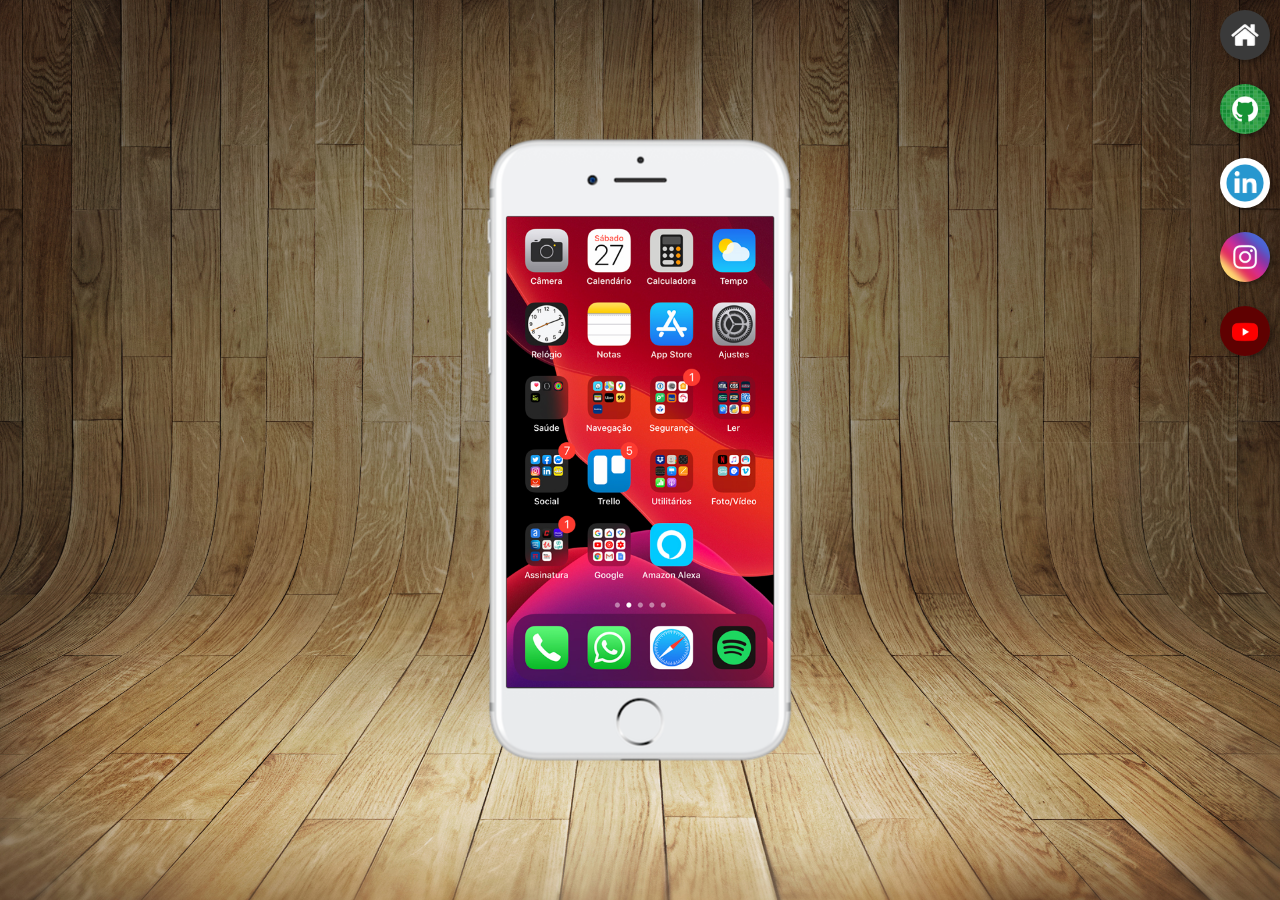
<file: index.html>
<!DOCTYPE html>
<html lang="pt-br">
<head>
    <meta charset="UTF-8">
    <meta http-equiv="X-UA-Compatible" content="IE=edge">
    <meta name="viewport" content="width=device-width, initial-scale=1.0">
    <title>Projeto de Redes Sociais</title>
    <link rel="shortcut icon" href="imagens-cap23/rede-social.png" type="image/x-icon">
    <link rel="stylesheet" href="estilos/style.css">
</head>
<body>
    <main>
        <section id="telefone">
            <iframe src="home.html" name="tela" id="tela"frameborder="0">
            </iframe>
        </section>
        
        <section id="redes-sociais">
            <a href="home.html" target="tela" ><img src="imagens-cap23/logo-home.jpg" alt=""></a> <br>
            <a href="github.html" target="tela"><img src="imagens-cap23/logo-github.jpg" alt=""></a> <br>
            <a href="linkedin.html" target="tela"> <img src="imagens-cap23/logo-linkedin.png" alt=""></a> <br>
            <a href="instagram.html" target="tela"> <img src="imagens-cap23/logo-instagram.jpg" alt=""></a> <br>
            <a href="youtube.html" target="tela"> <img src="imagens-cap23/logo-youtube.jpg" alt=""></a> <br>
        </section>
    </main>
</body>
</html>
</file>
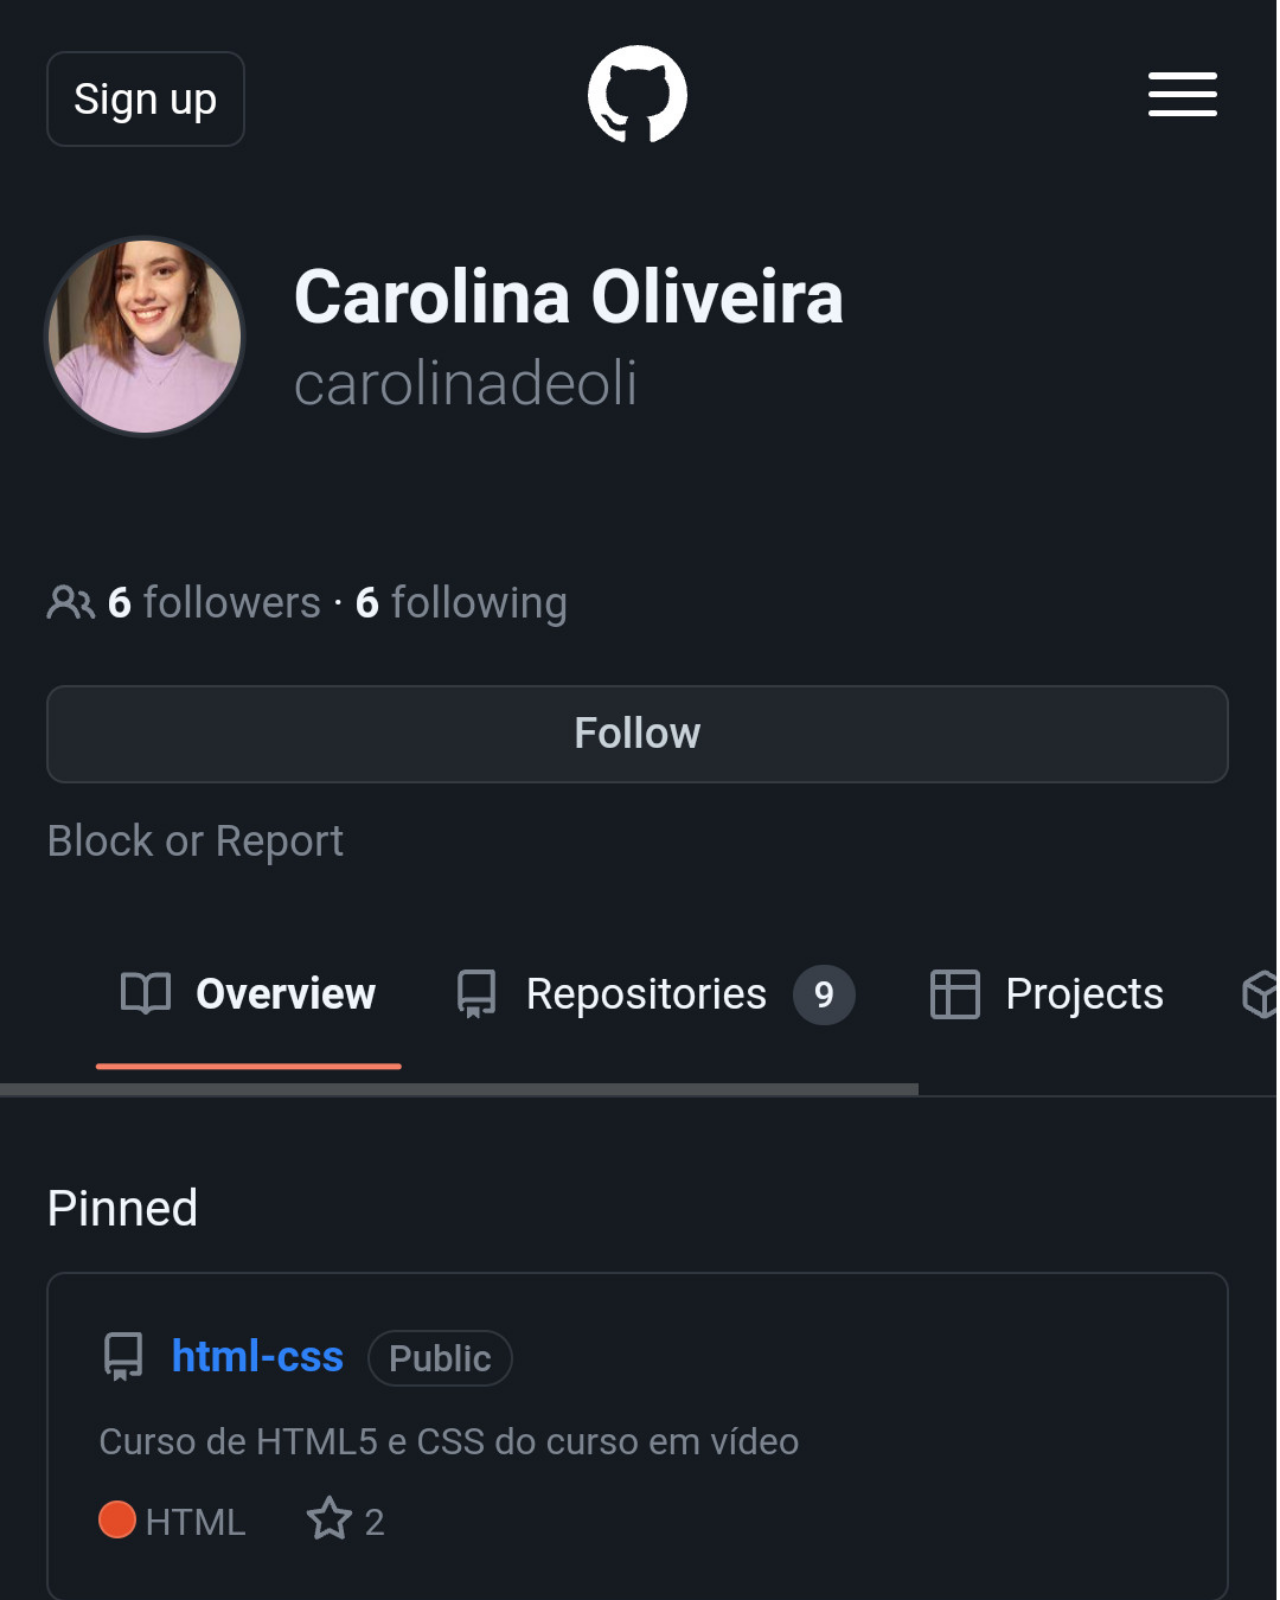
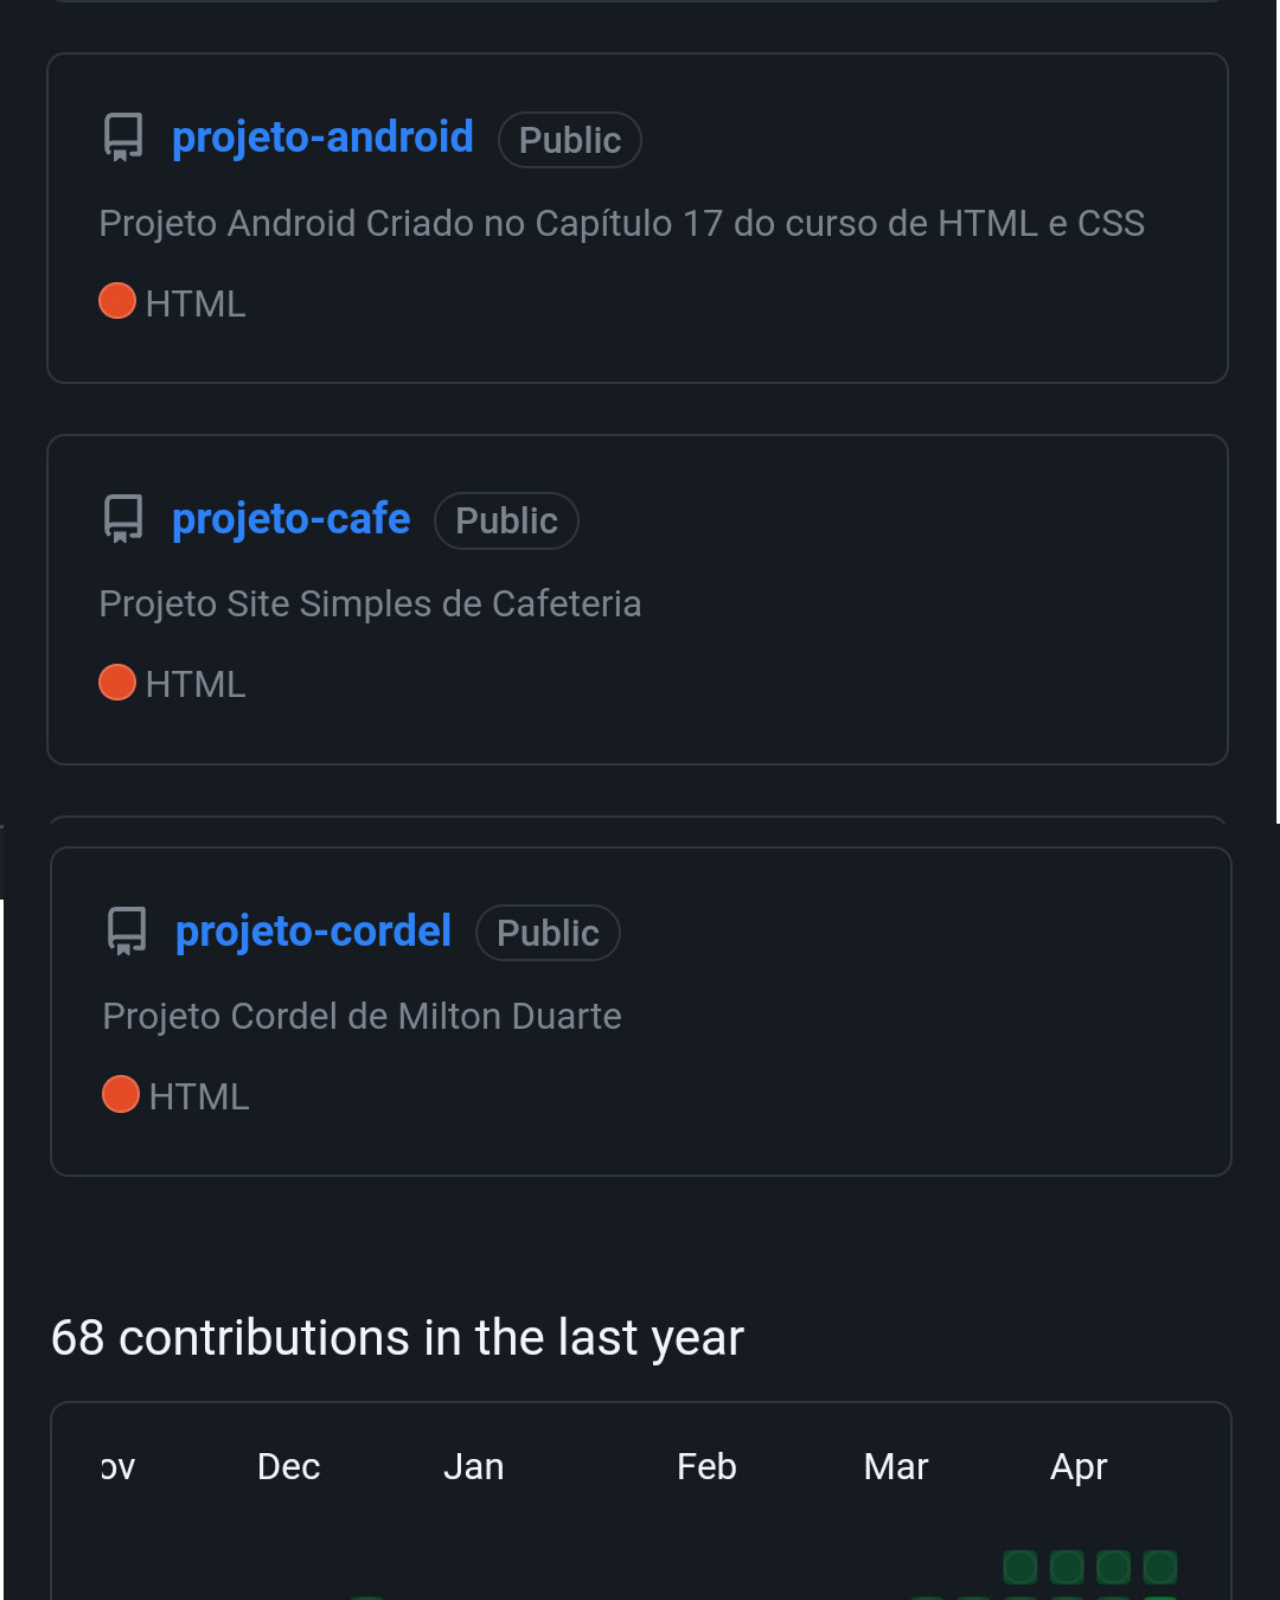
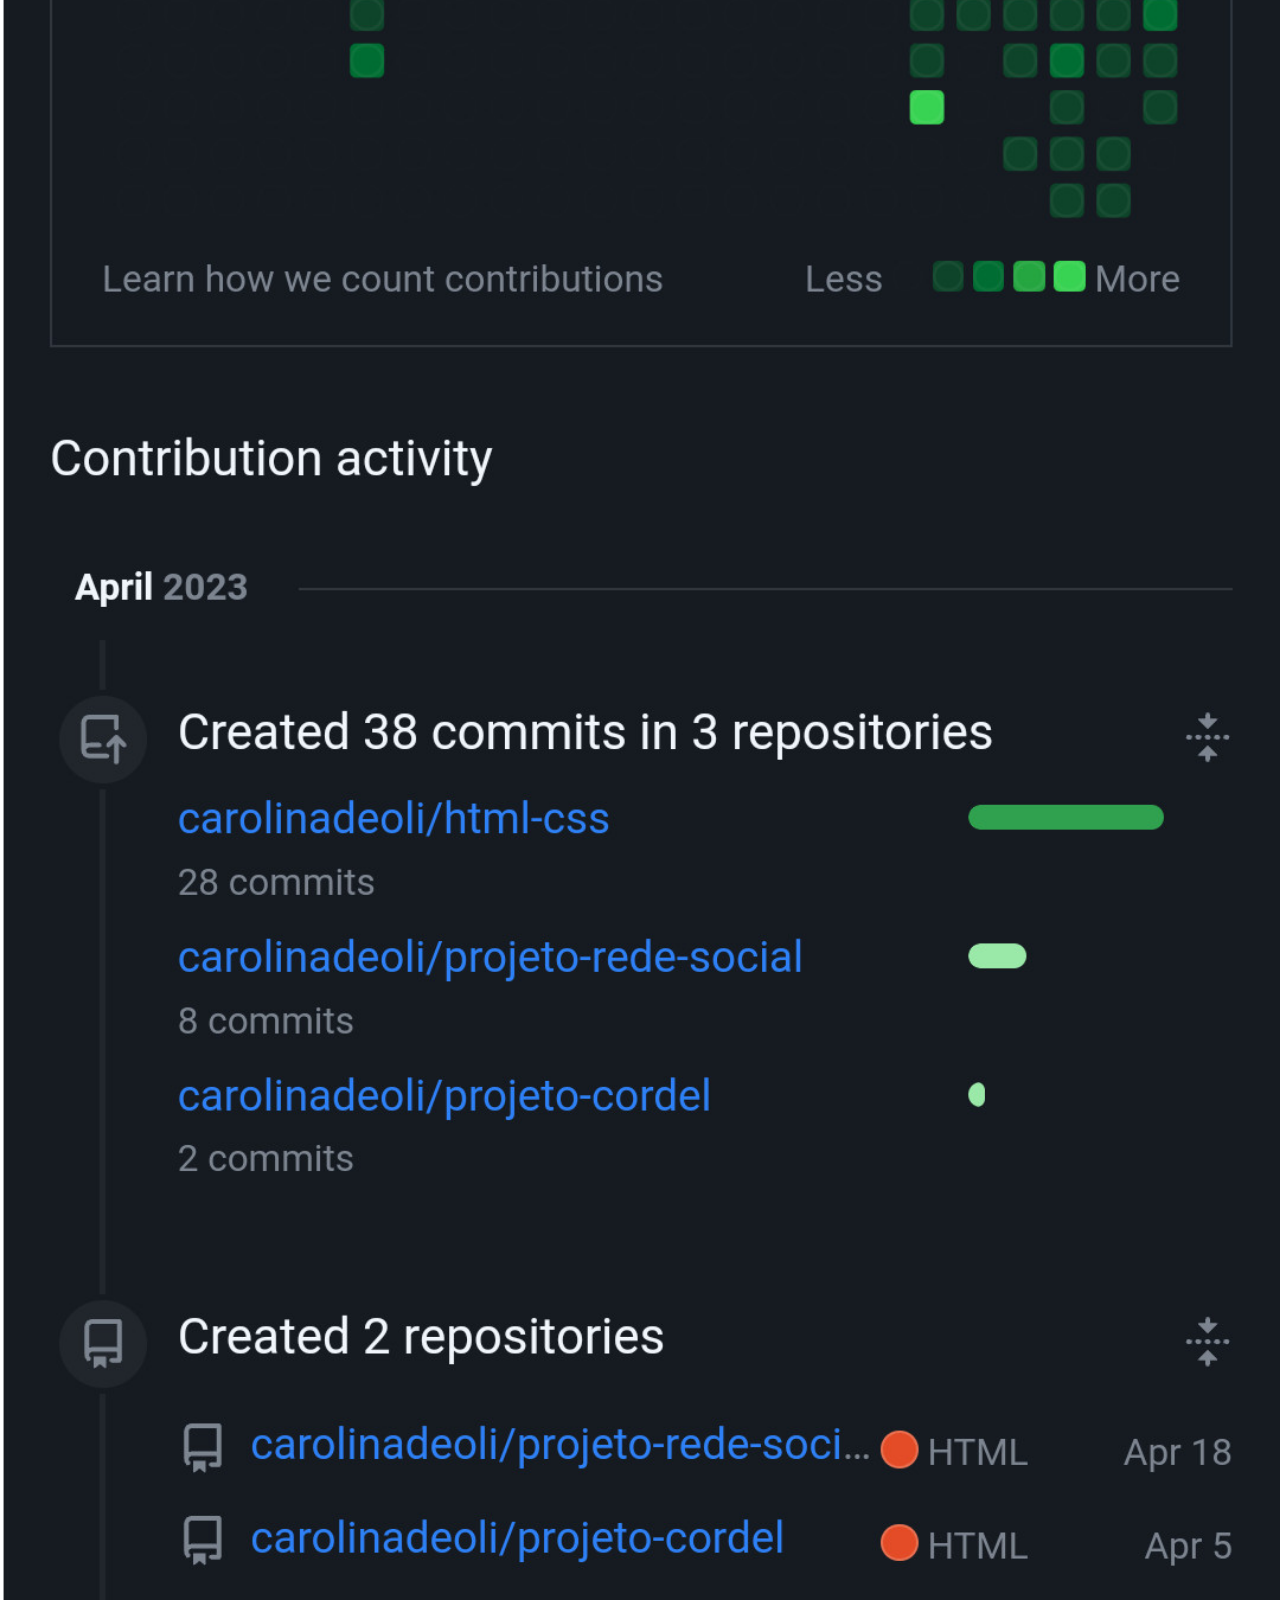
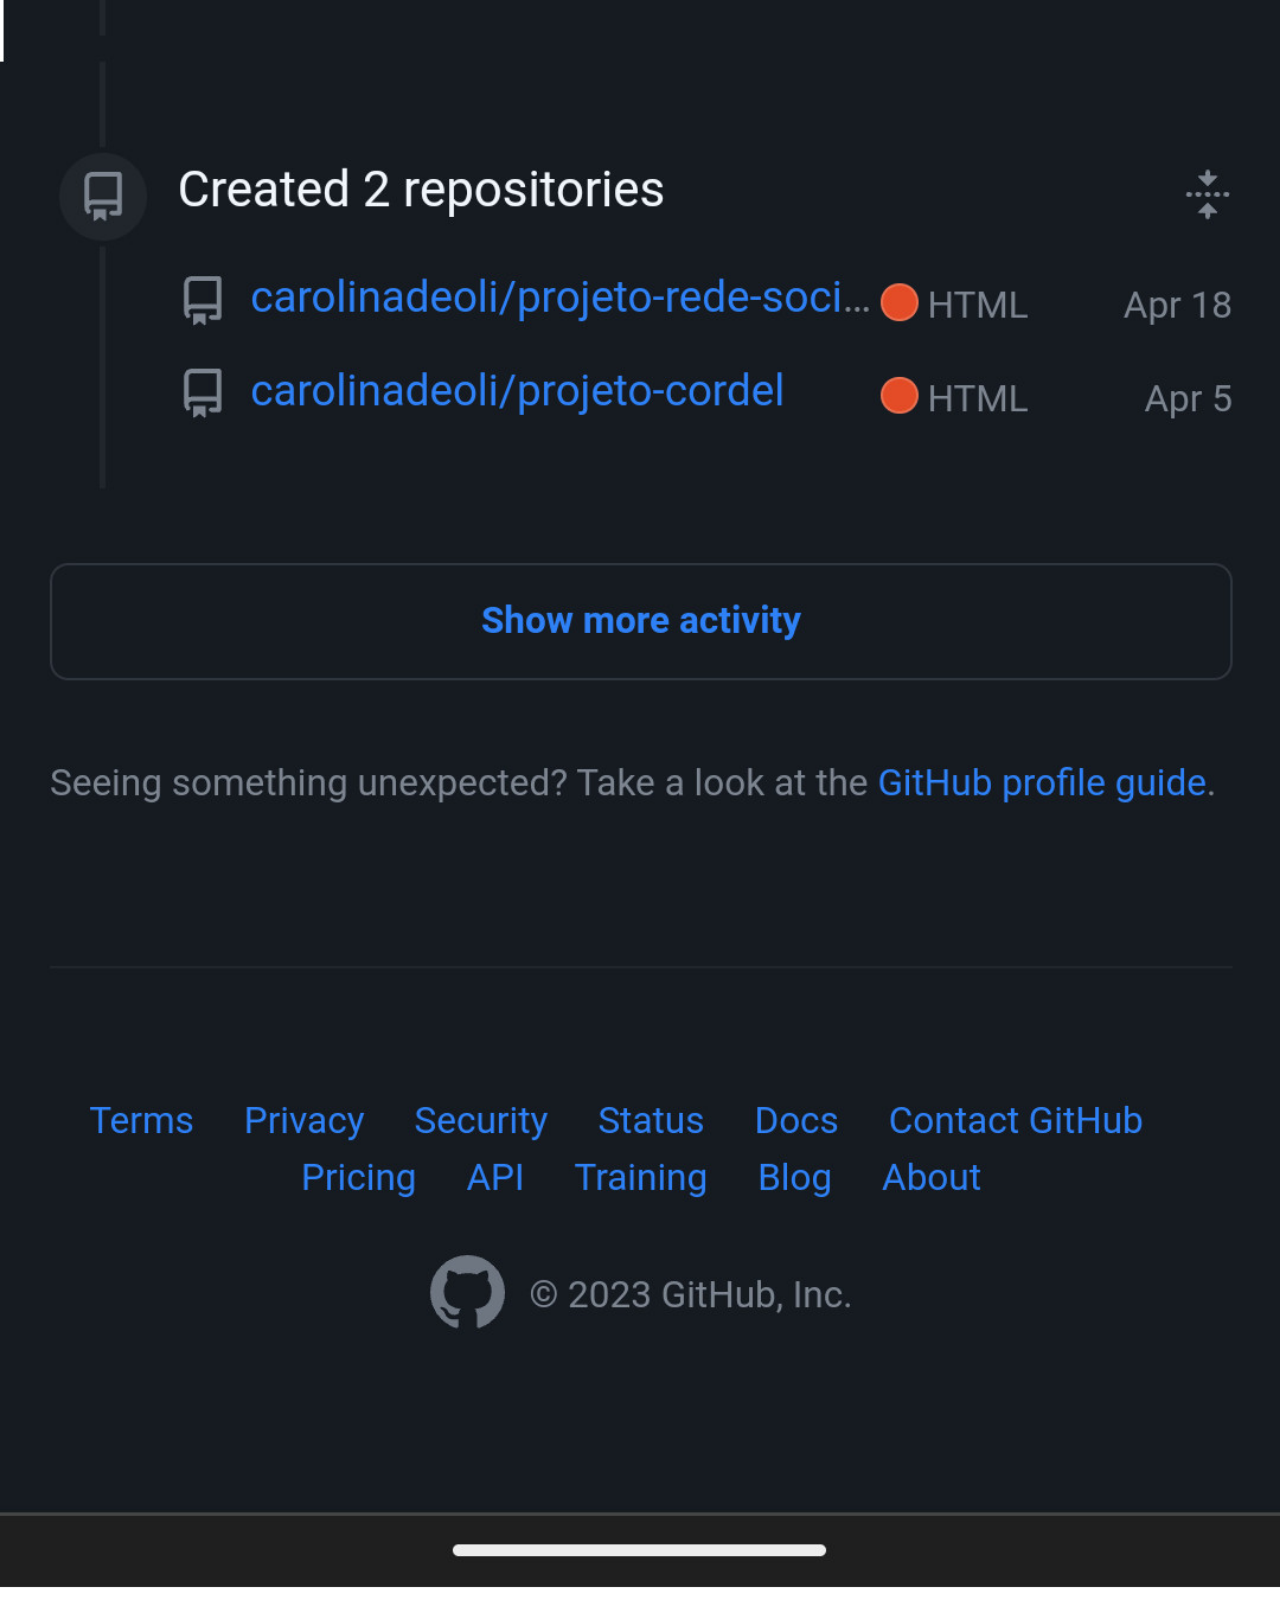
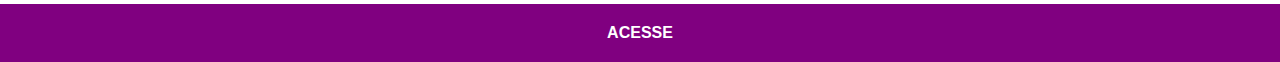
<file: github.html>
<!DOCTYPE html>
<html lang="pt-br">
<head>
    <meta charset="UTF-8">
    <meta http-equiv="X-UA-Compatible" content="IE=edge">
    <meta name="viewport" content="width=device-width, initial-scale=1.0">
    <title>Github</title>
    <link rel="stylesheet" href="estilos/social.css">
</head>
<body>
    <img src="imagens-cap23/tela-git.jpg" alt="Github">
    <a id='telagit'href="https://github.com/carolinadeoli" target="_blank">ACESSE</a>
</body>
</html>
</file>
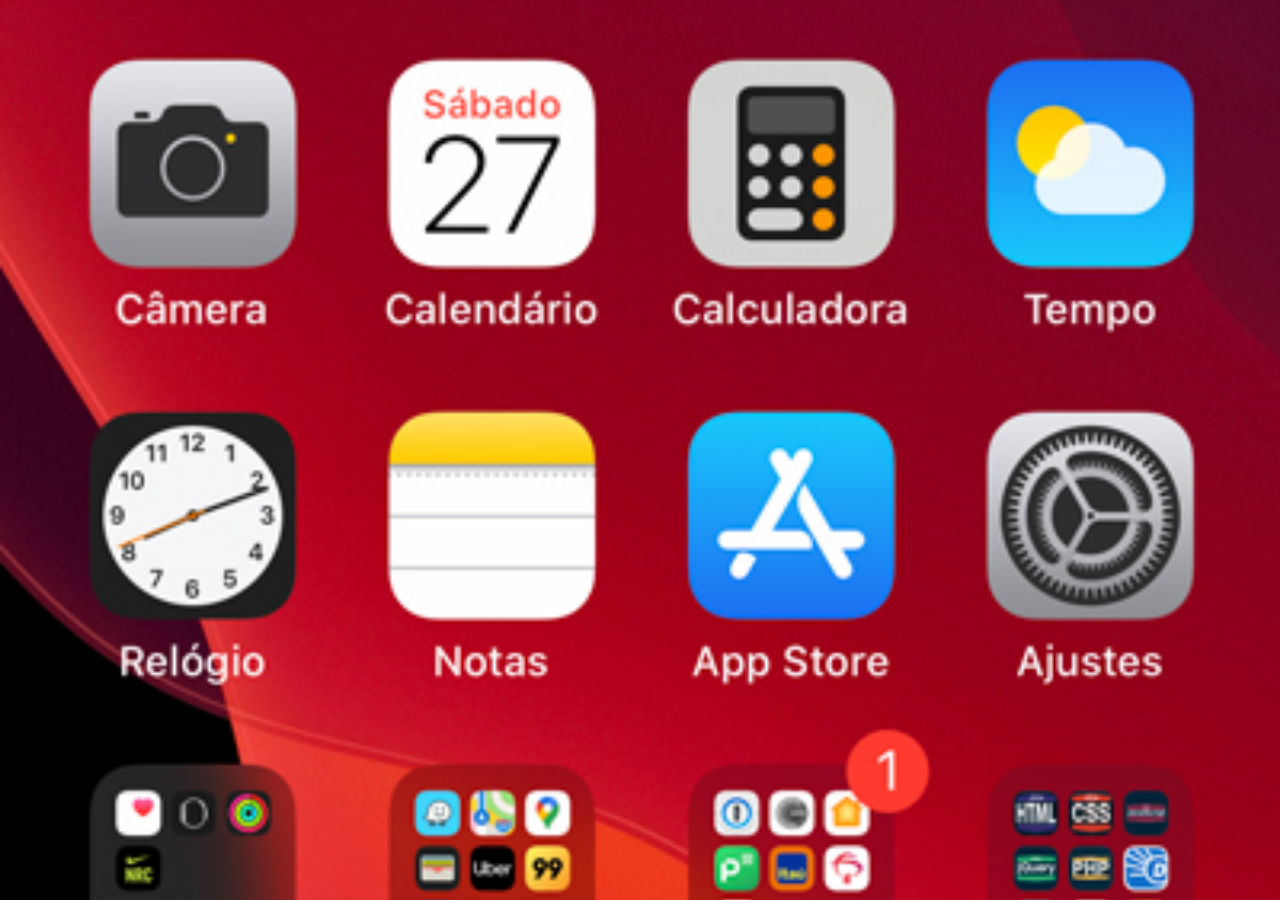
<file: home.html>
<!DOCTYPE html>
<html lang="pt-br">
<head>
    <meta charset="UTF-8">
    <meta http-equiv="X-UA-Compatible" content="IE=edge">
    <meta name="viewport" content="width=device-width, initial-scale=1.0">
    <title>Home</title>
</head>
<style>
    *{
        margin: 0px;
        padding: 0px;
    }

    body{
        width: 100vw;
        height: 100vh;
        background: black url("imagens-cap23/tela-home.jpg") no-repeat top center;
        background-size: cover;
    }
</style>
<body>
    
</body>
</html>
</file>
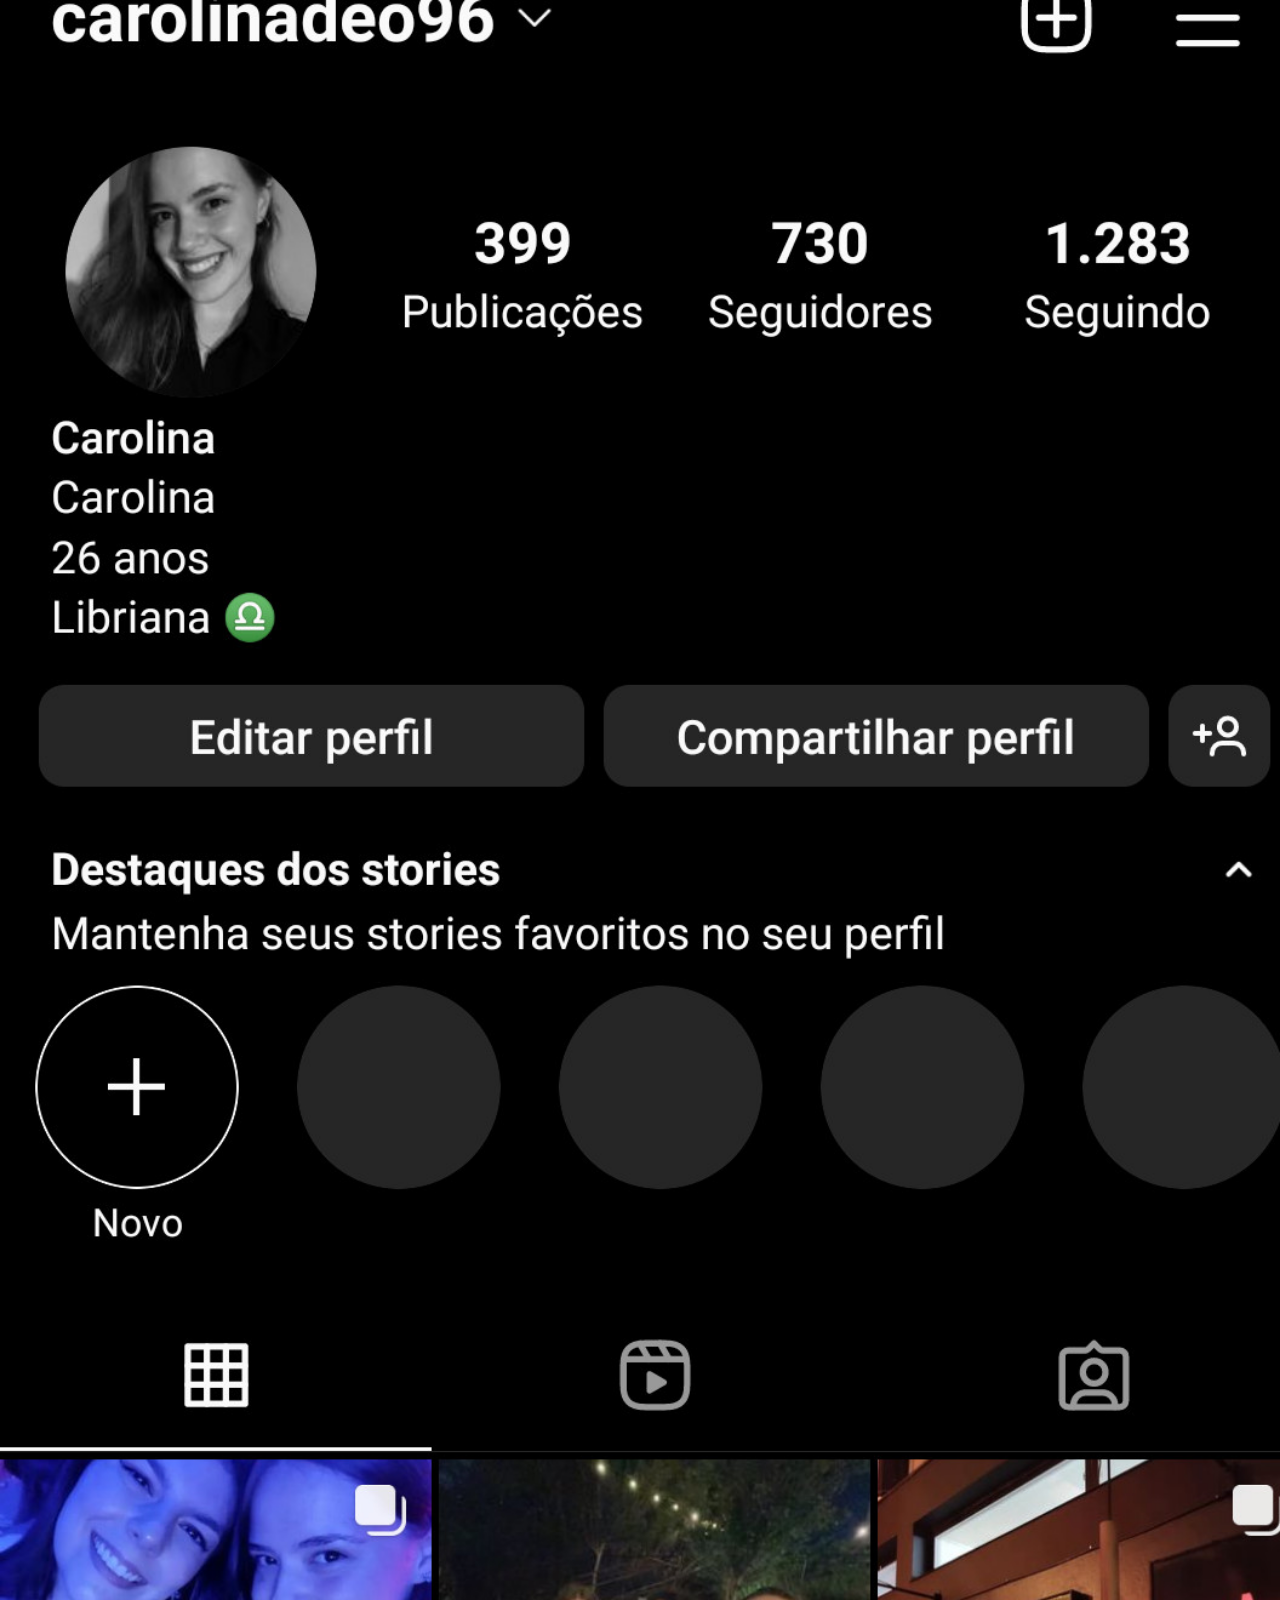
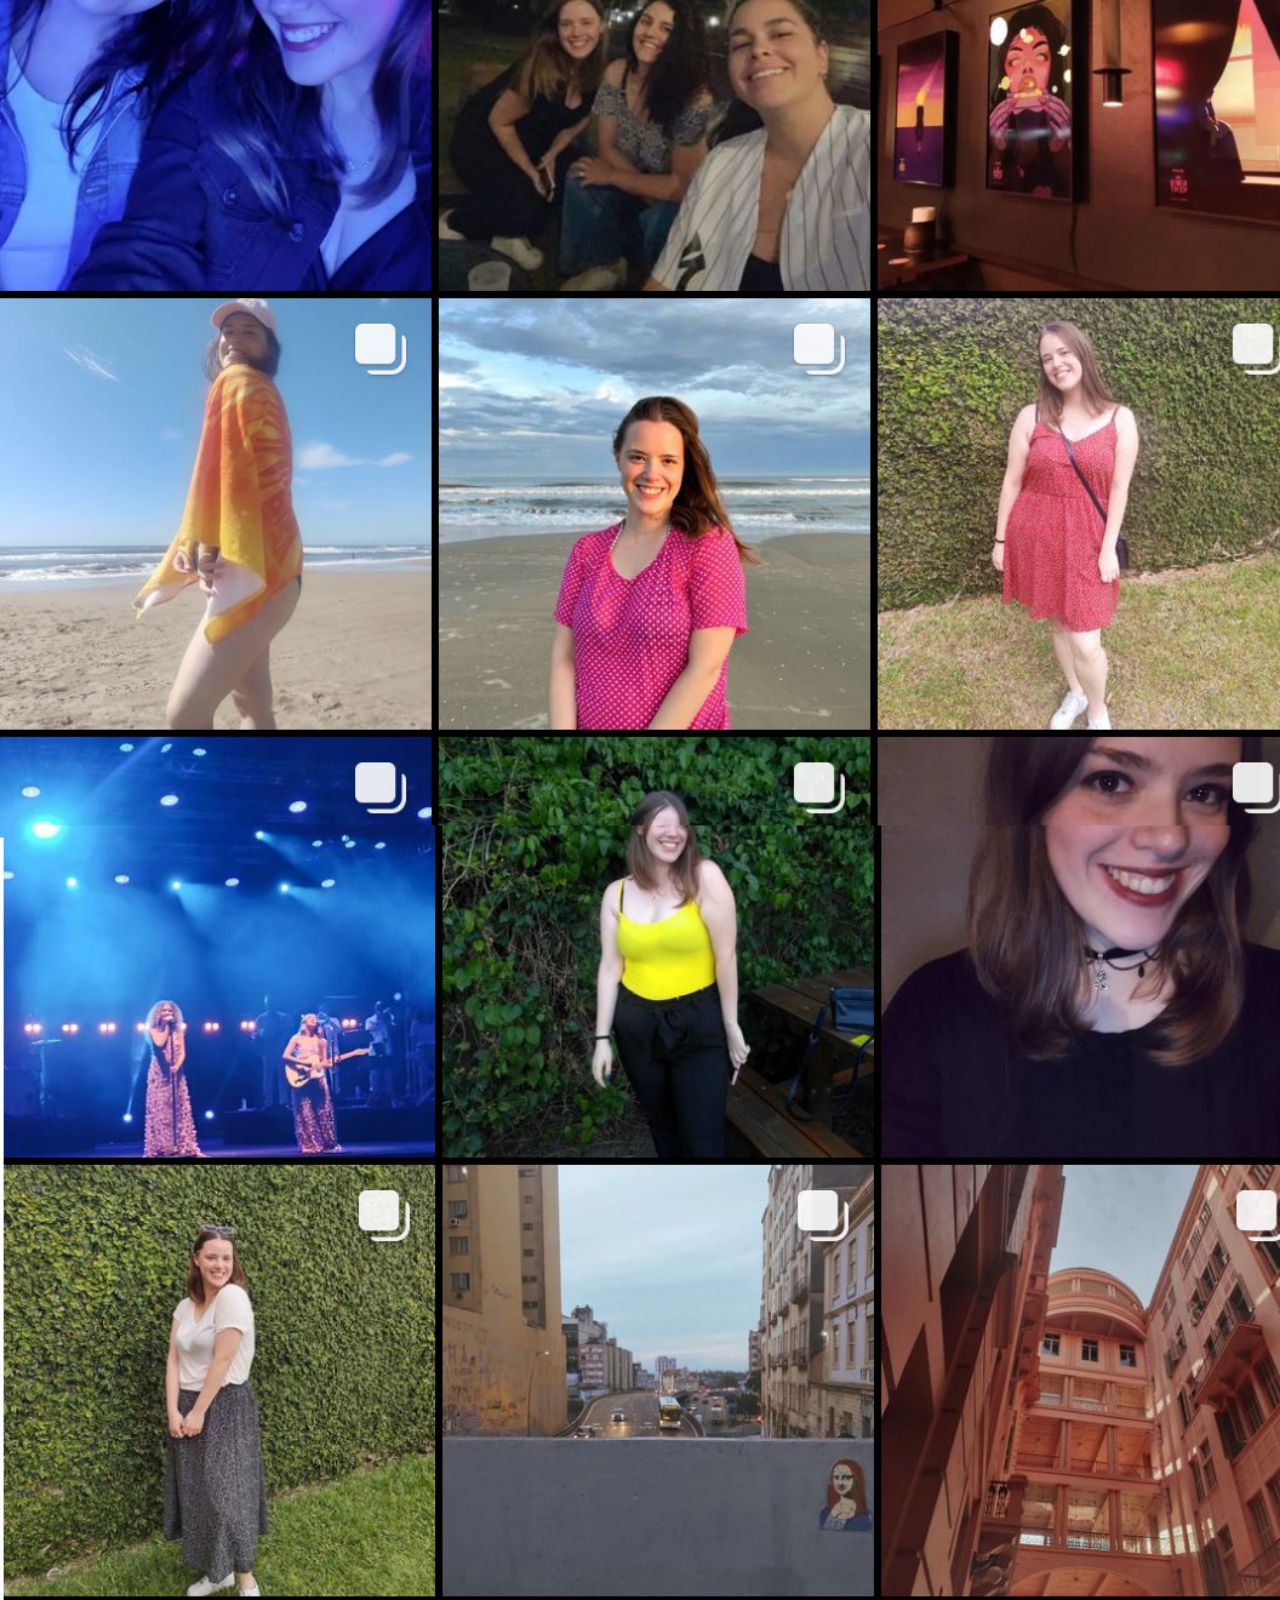
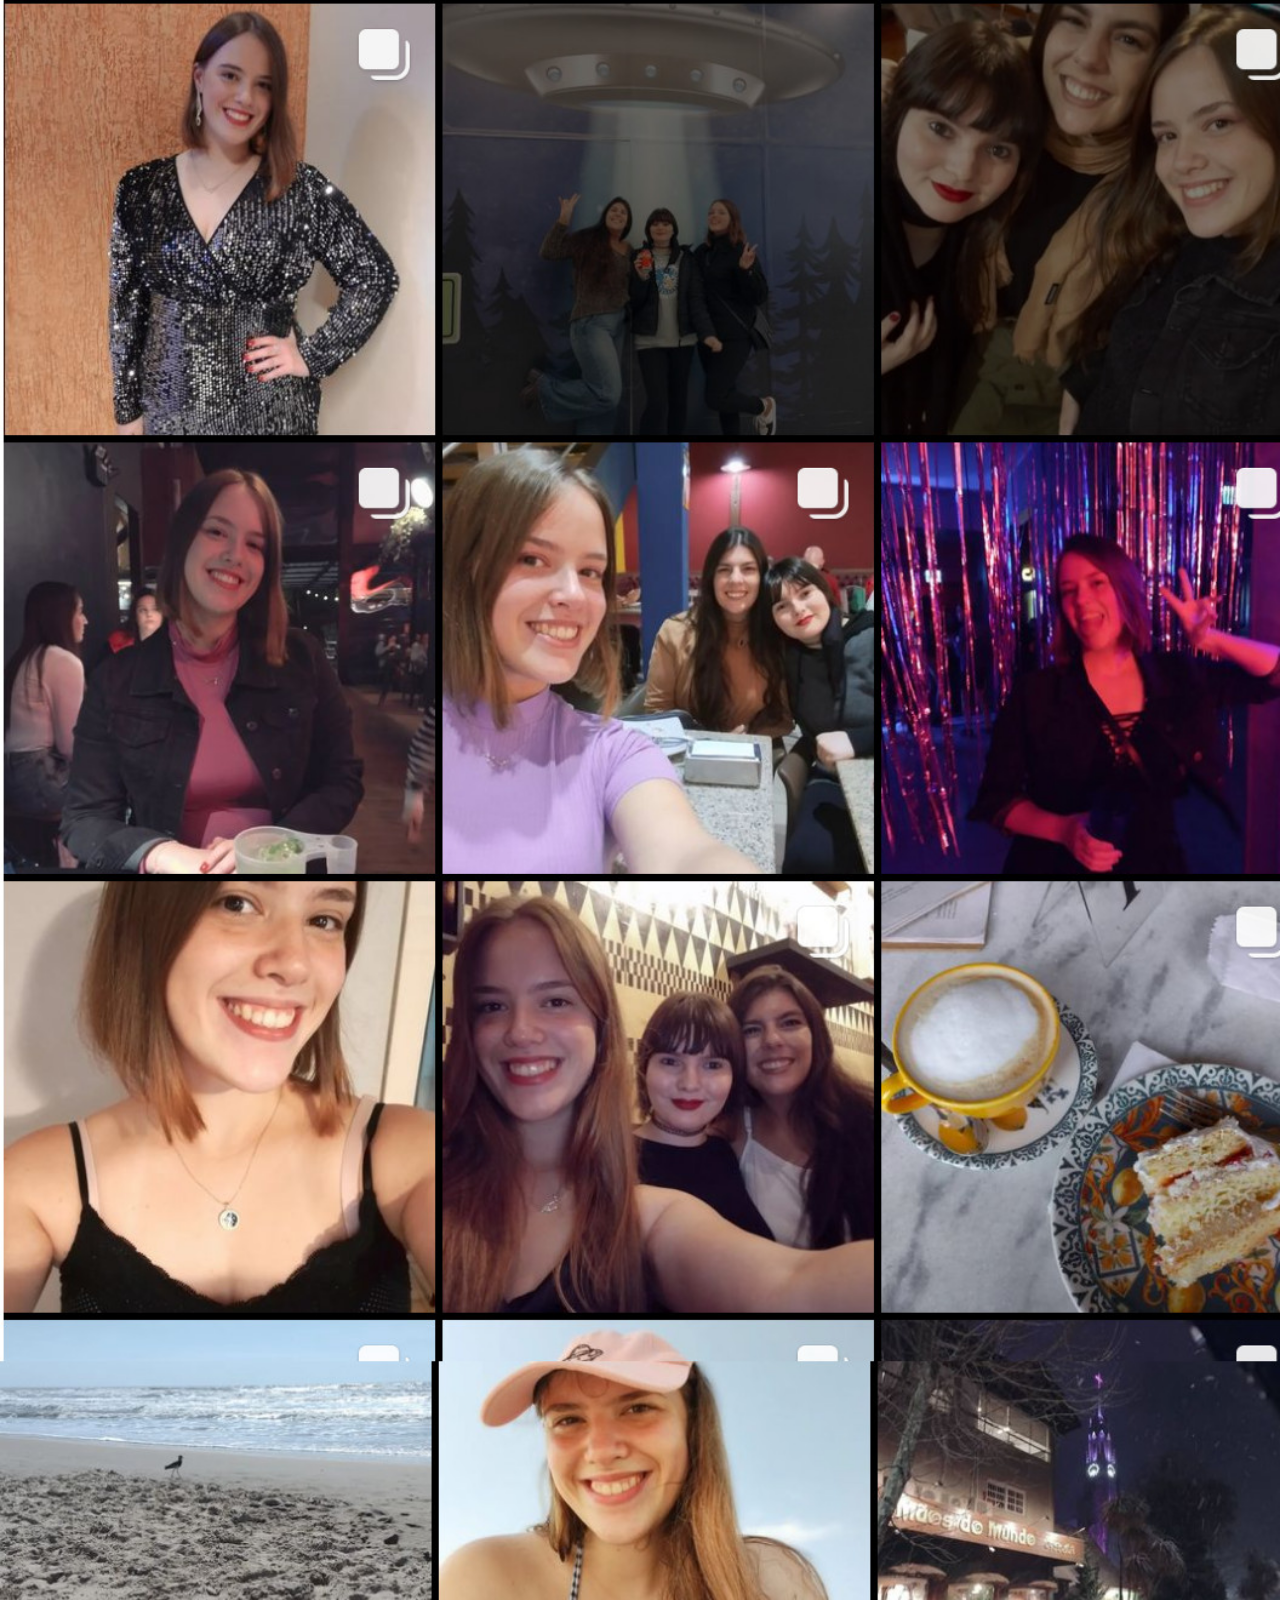
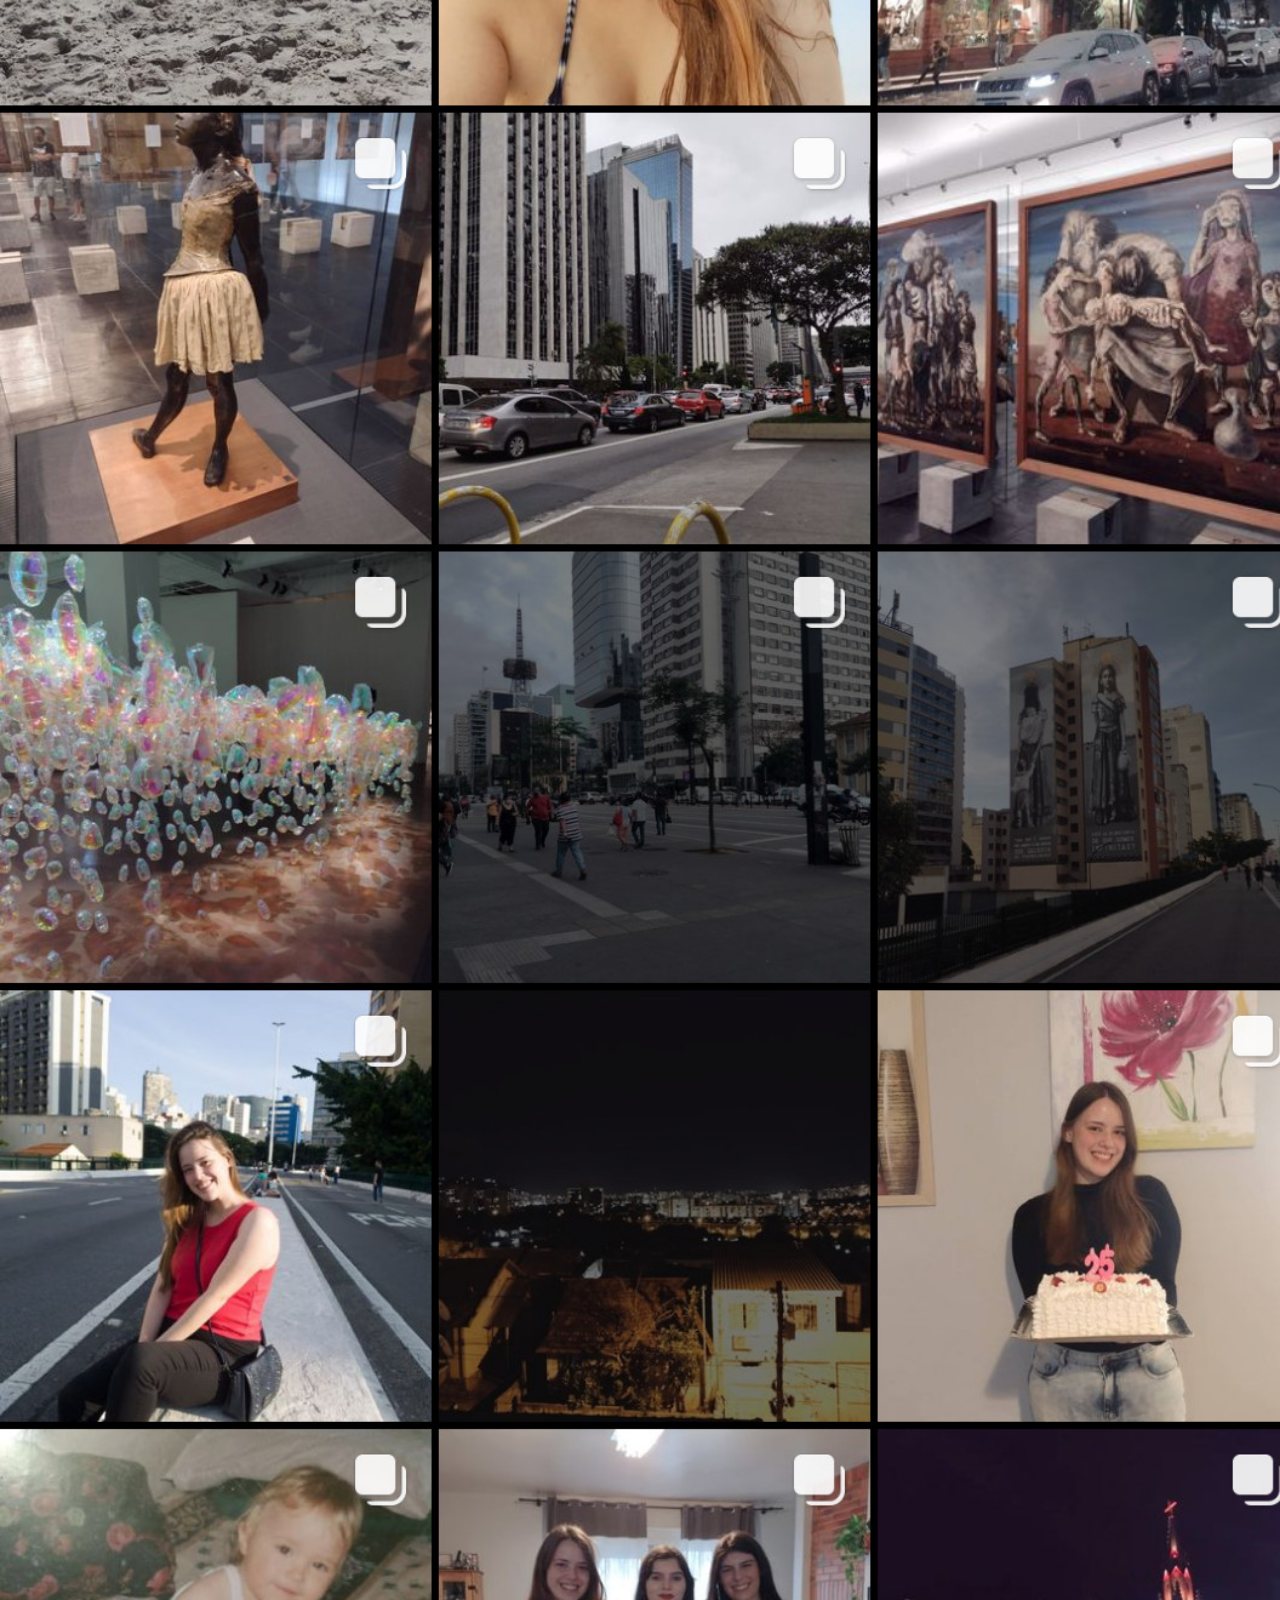
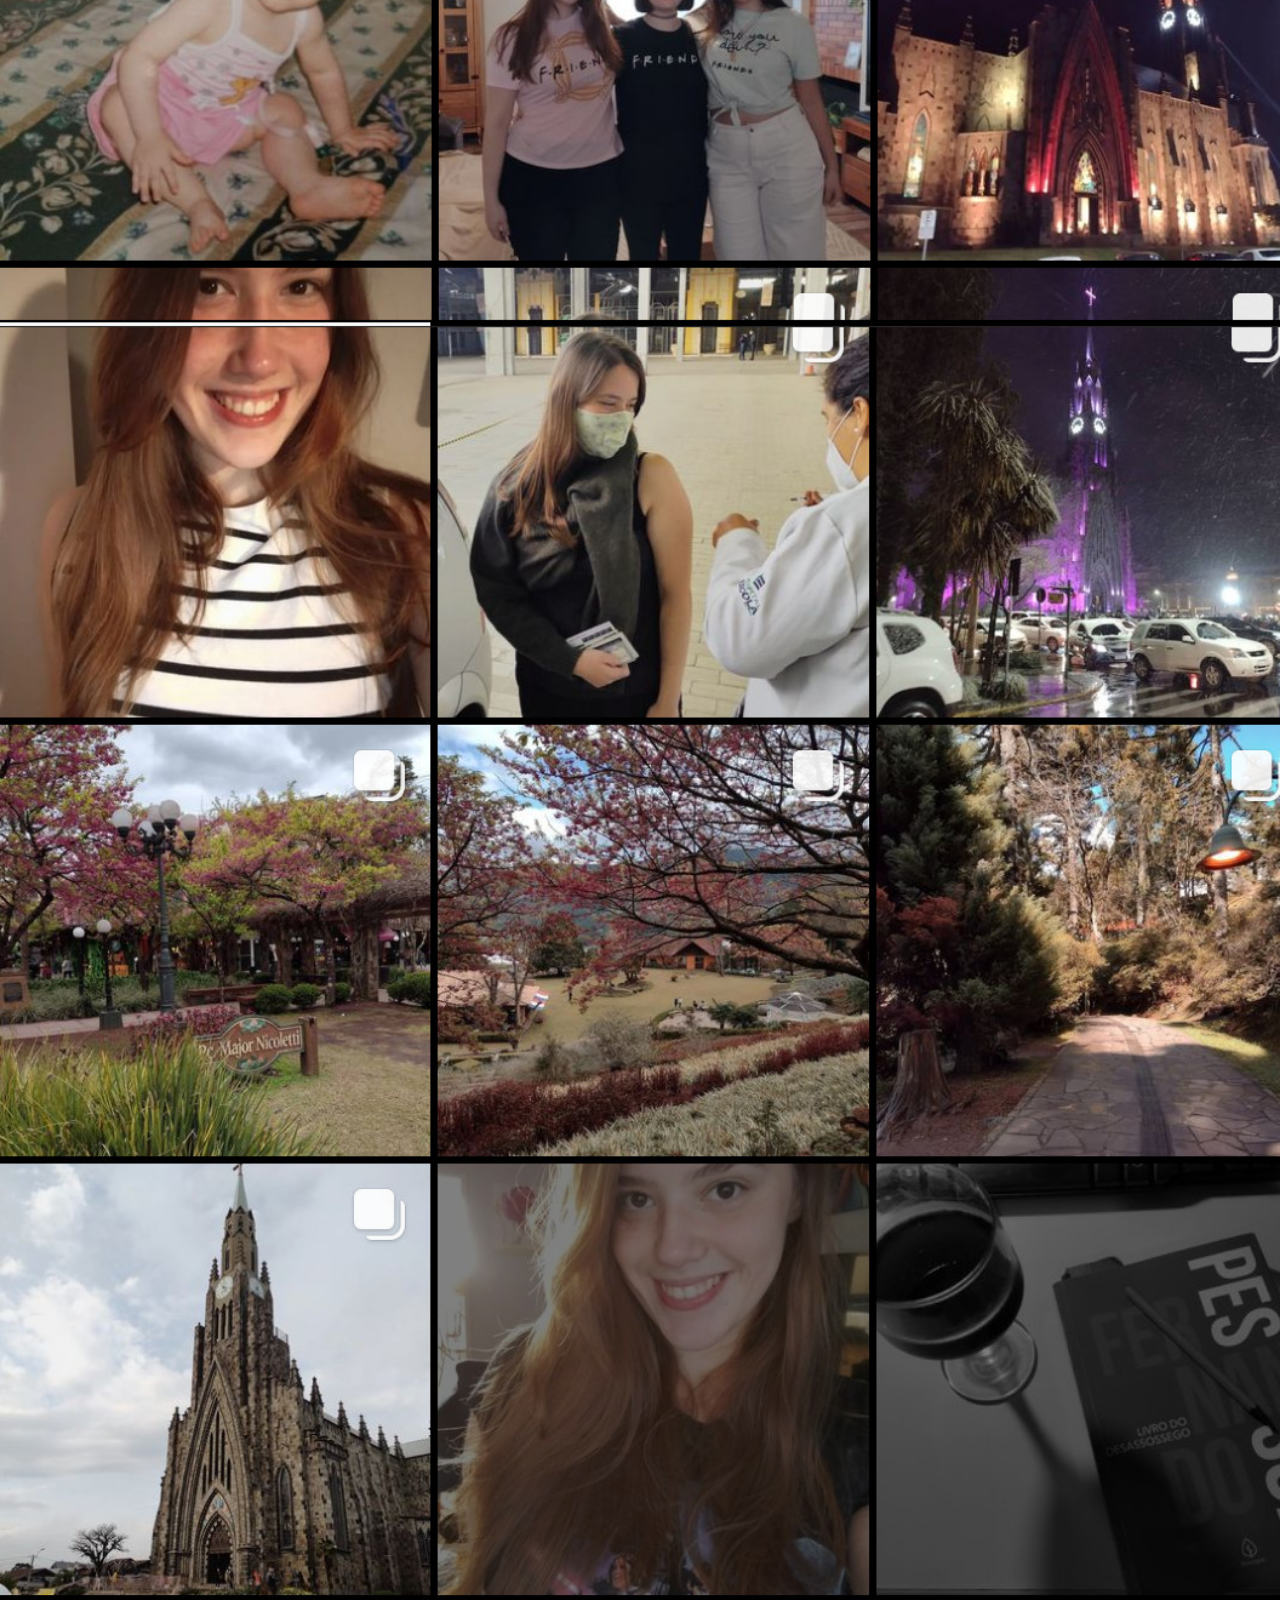
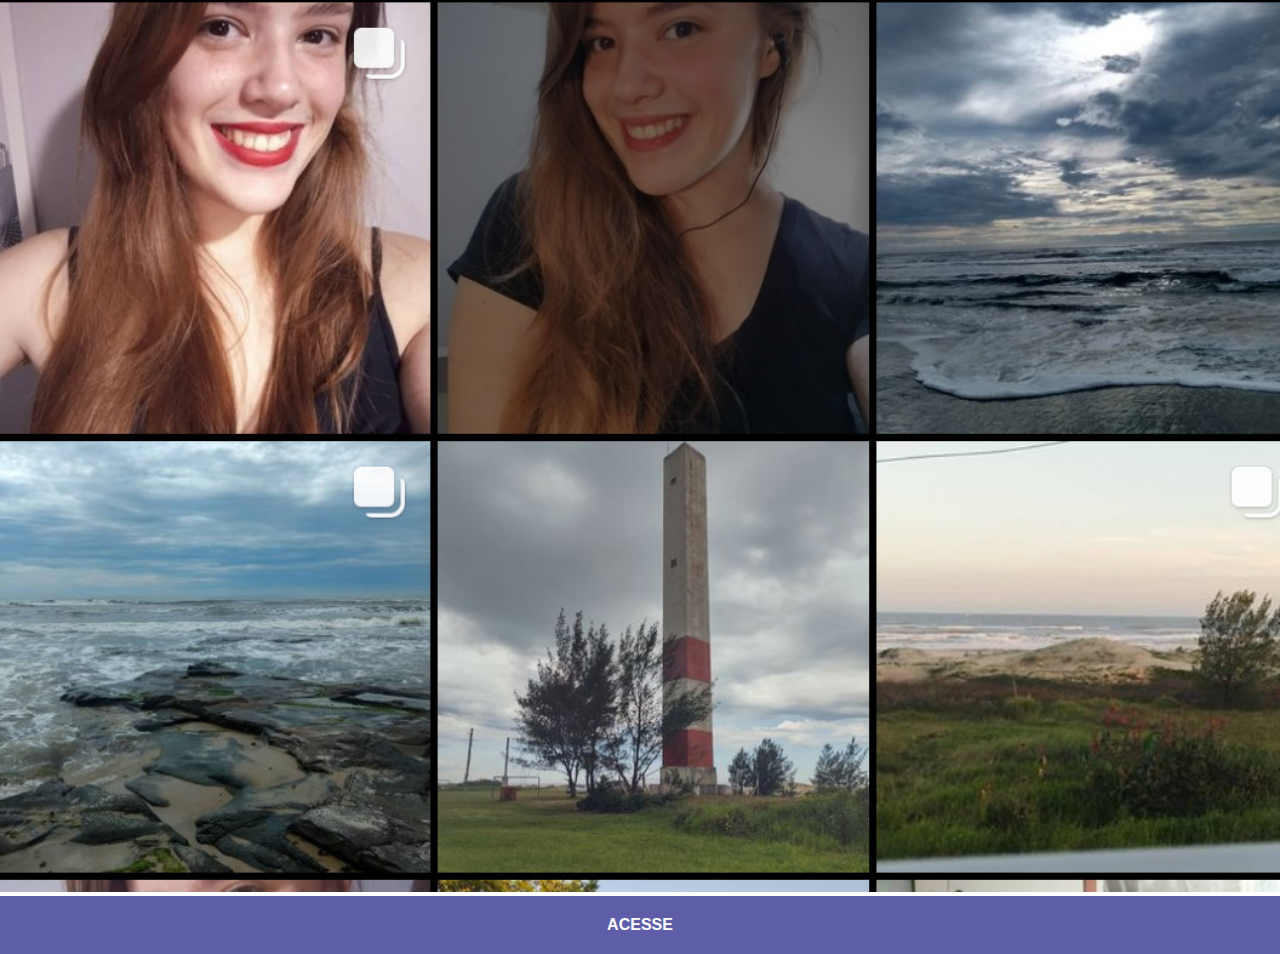
<file: instagram.html>
<!DOCTYPE html>
<html lang="pt-br">
<head>
    <meta charset="UTF-8">
    <meta http-equiv="X-UA-Compatible" content="IE=edge">
    <meta name="viewport" content="width=device-width, initial-scale=1.0">
    <title>Instagram</title>
    <link rel="stylesheet" href="estilos/social.css">
</head>
<body>
    <img src="imagens-cap23/tela-instagram.jpg" alt="feed do ig">
    <a id="telainsta"href="https://www.instagram.com/carolinadeo96/" target="_blank">ACESSE</a>
</body>
</html>
</file>
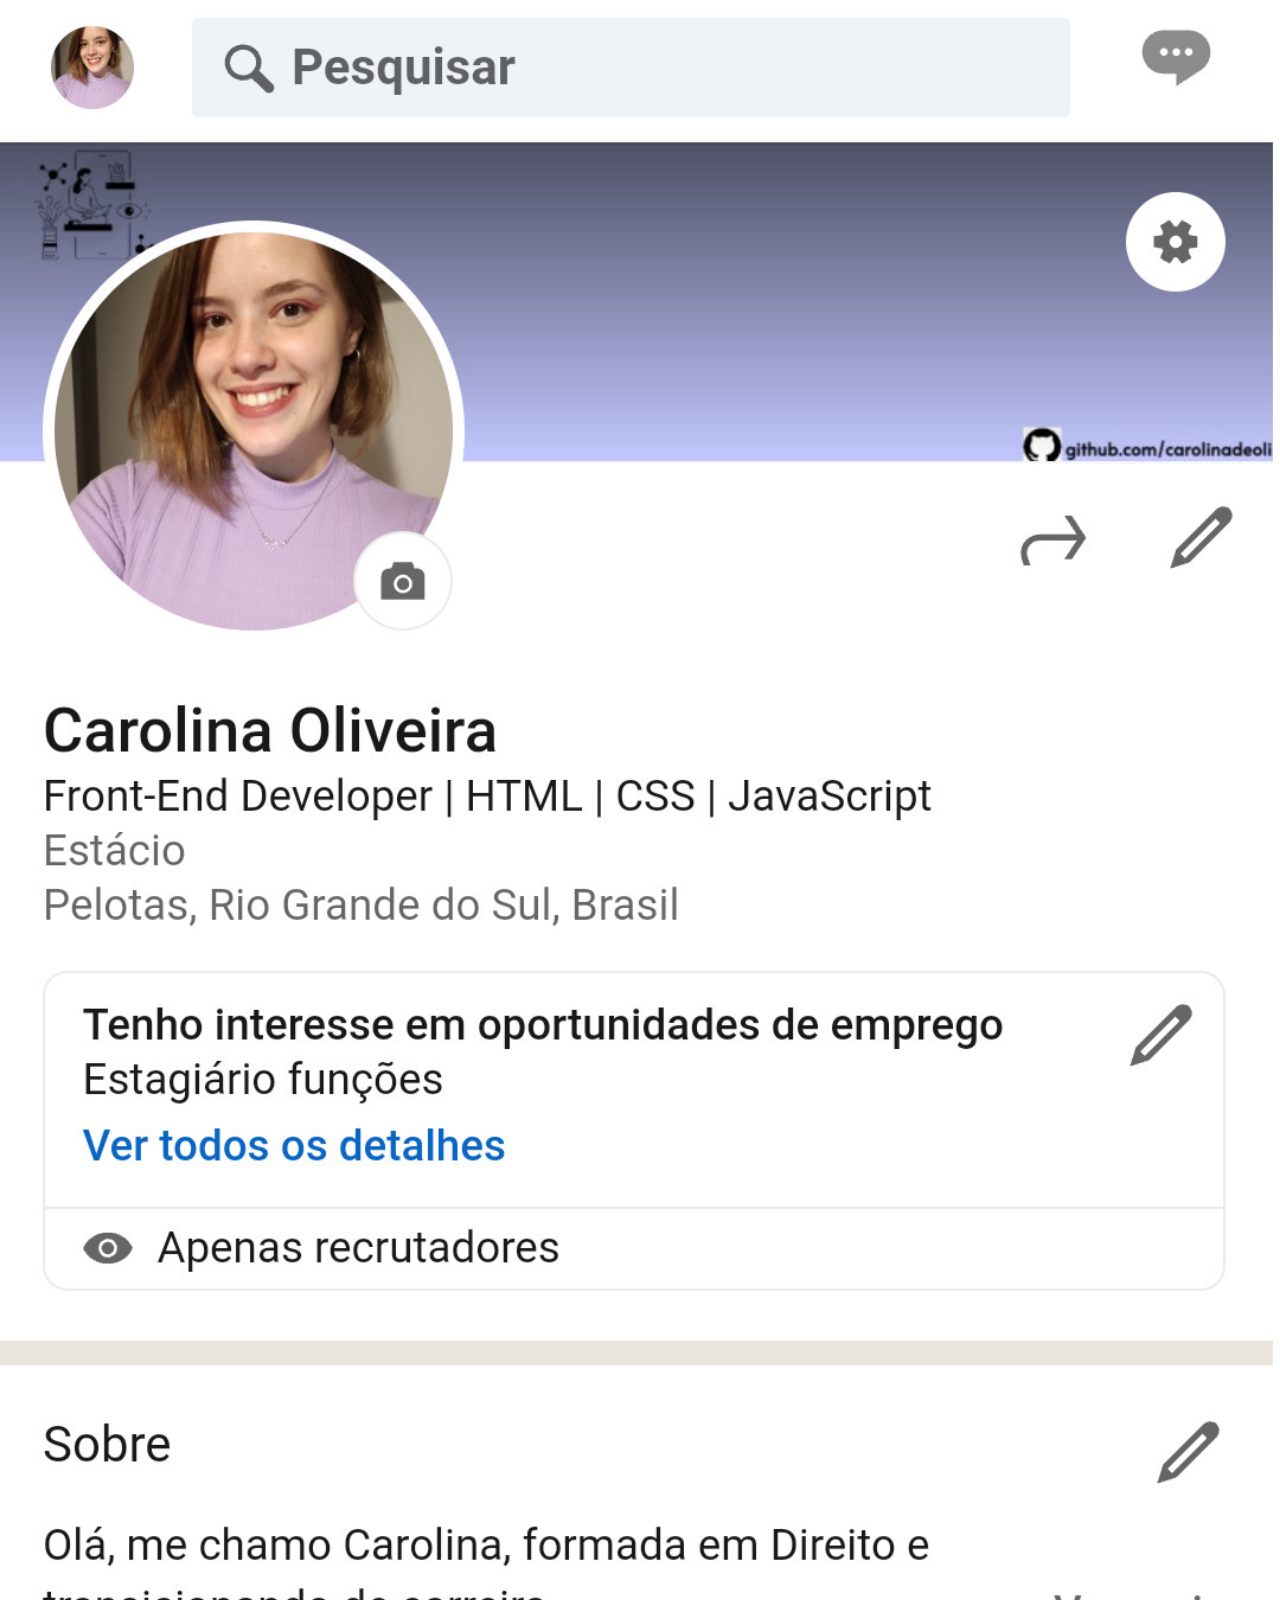
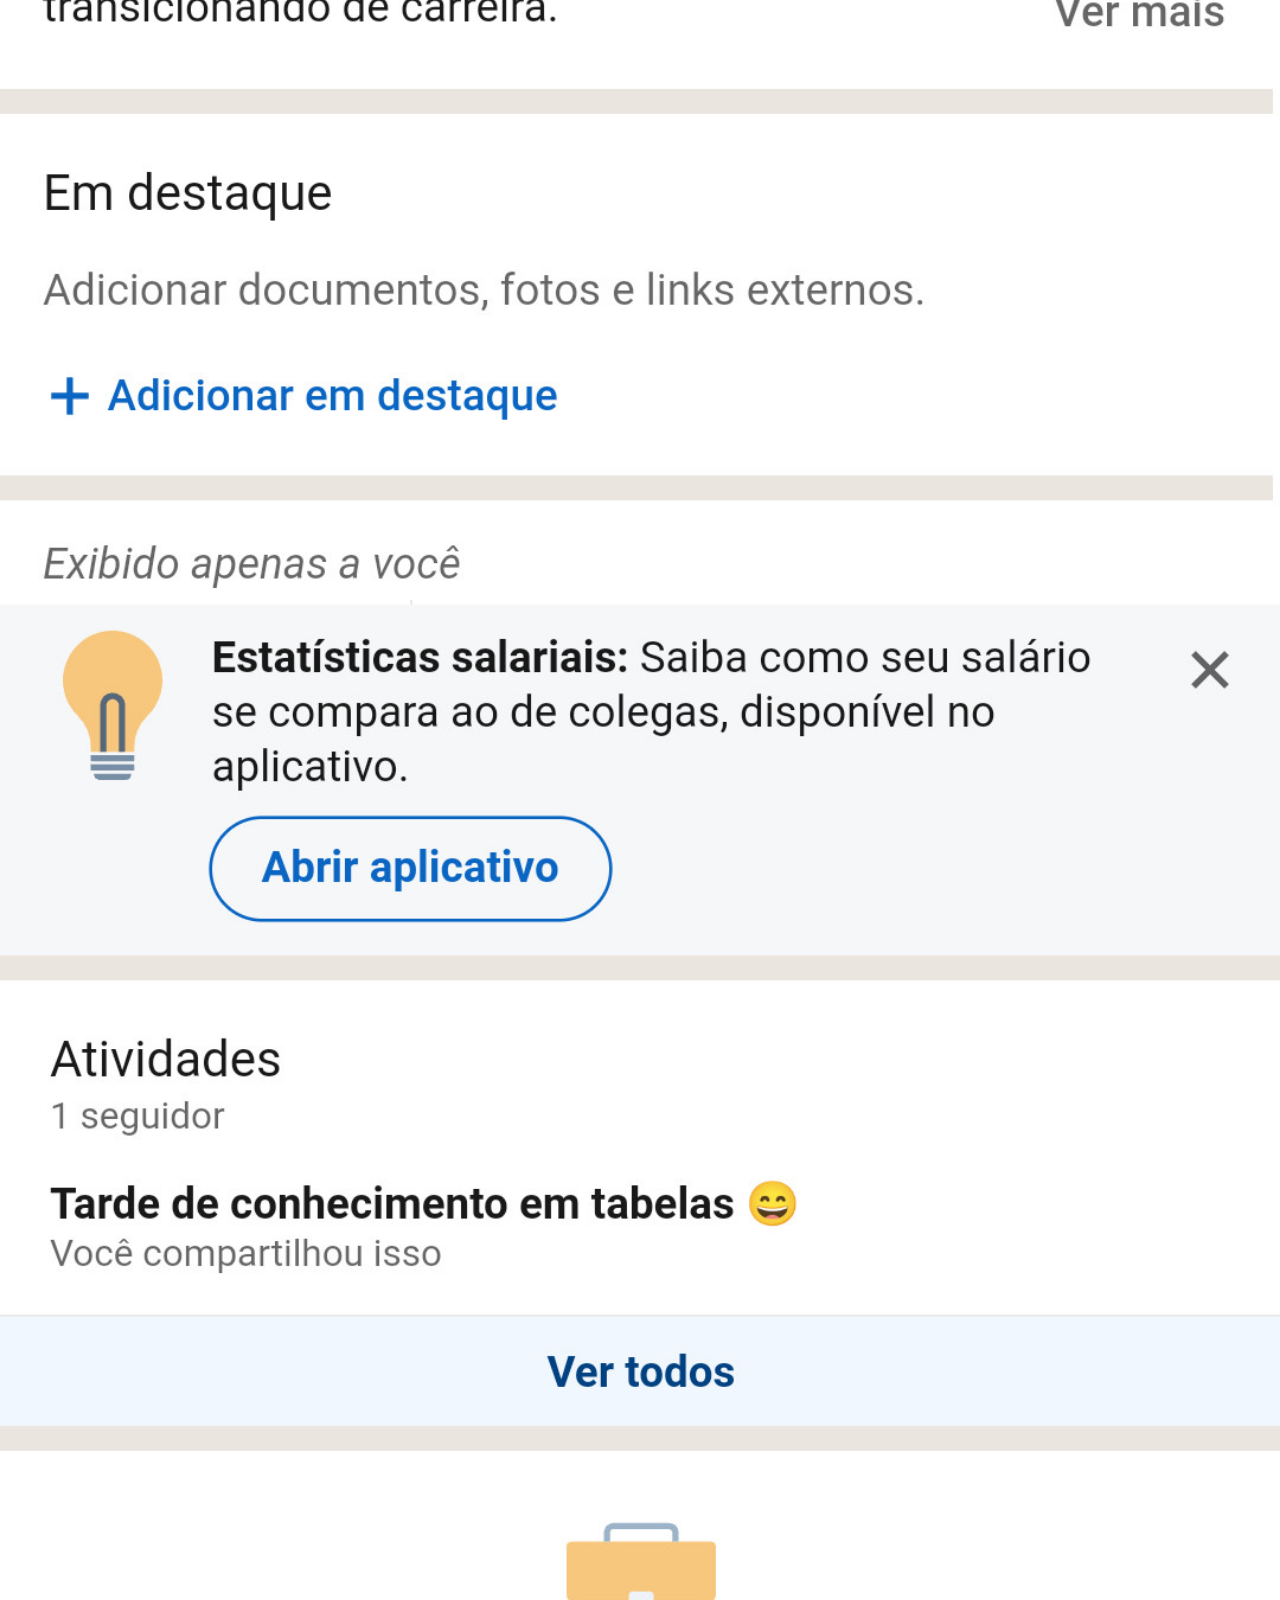
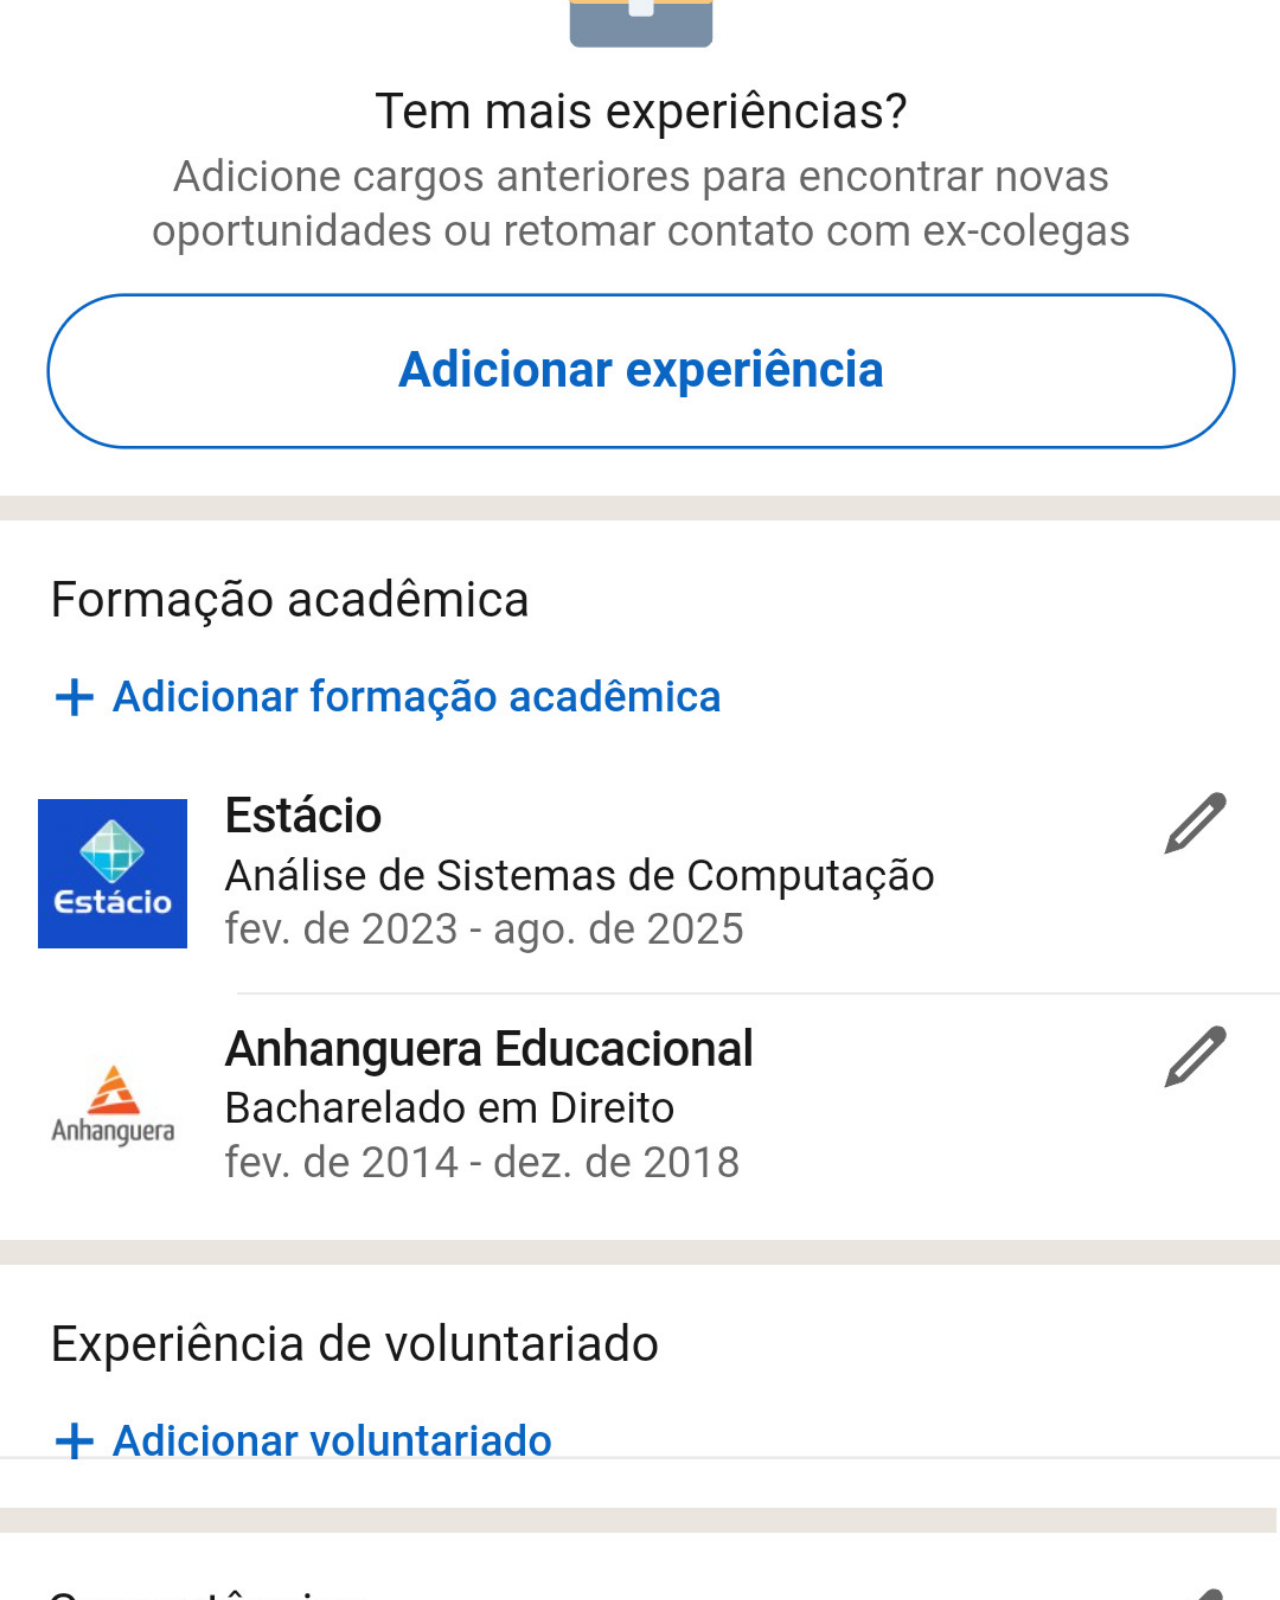
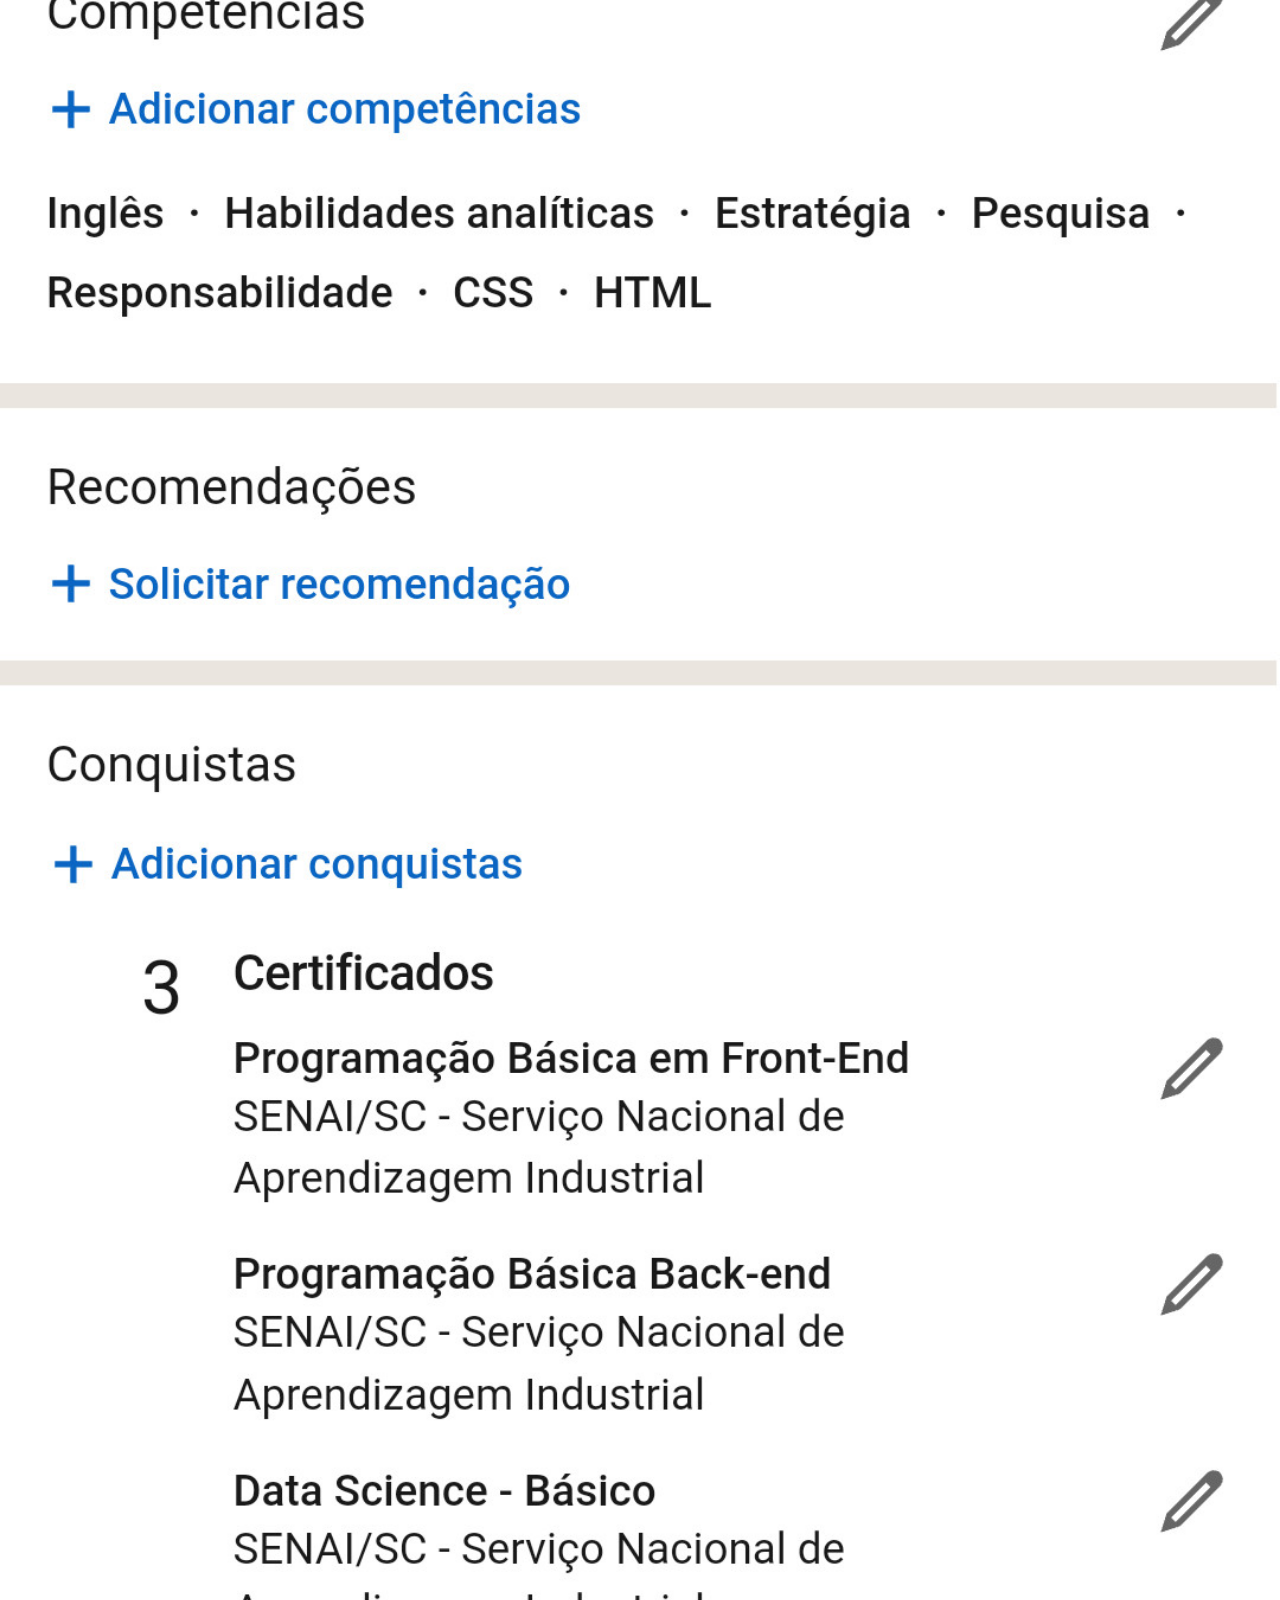
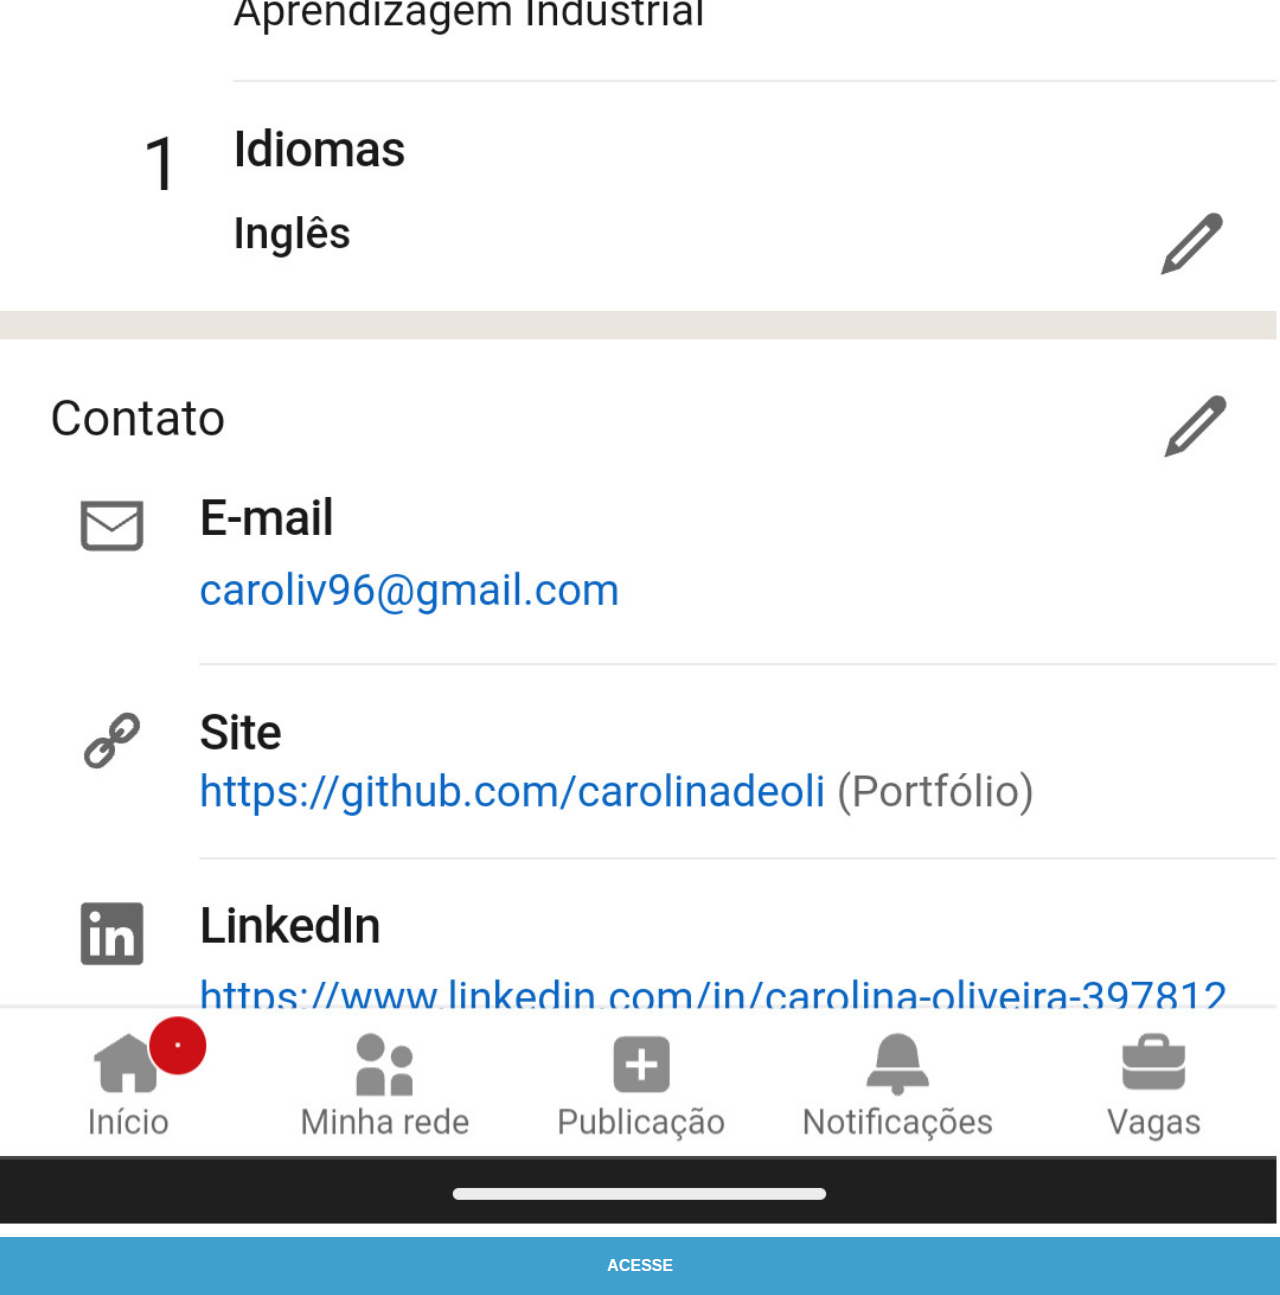
<file: linkedin.html>
<!DOCTYPE html>
<html lang="pt-br">
<head>
    <meta charset="UTF-8">
    <meta http-equiv="X-UA-Compatible" content="IE=edge">
    <meta name="viewport" content="width=device-width, initial-scale=1.0">
    <title>Linkendin</title>
    <link rel="stylesheet" href="estilos/social.css">
</head>
<body>
    <img src="imagens-cap23/tela-linkedin.jpg" alt="">
    <a id="telalinkedin" href="https://www.linkedin.com/in/carolina-oliveira-397812260/" target="_blank">ACESSE</a>
</body>
</html>
</file>
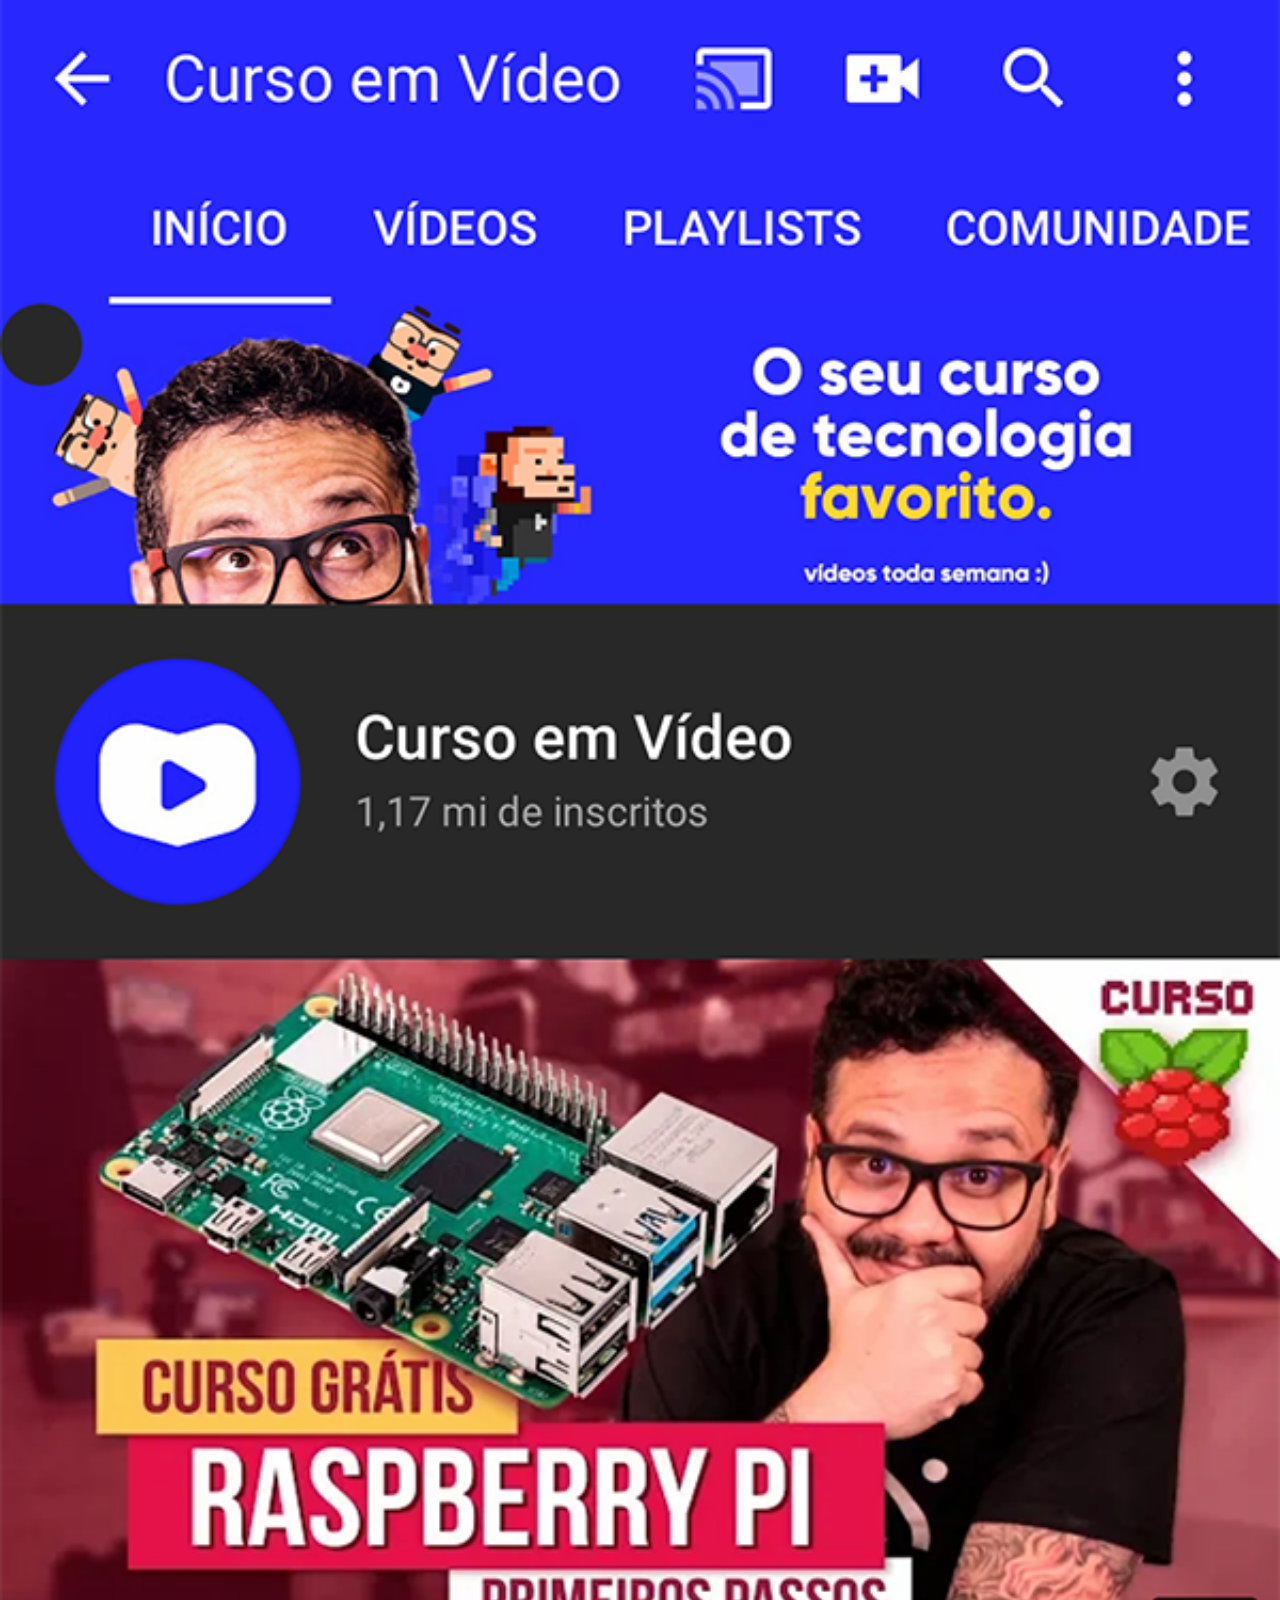
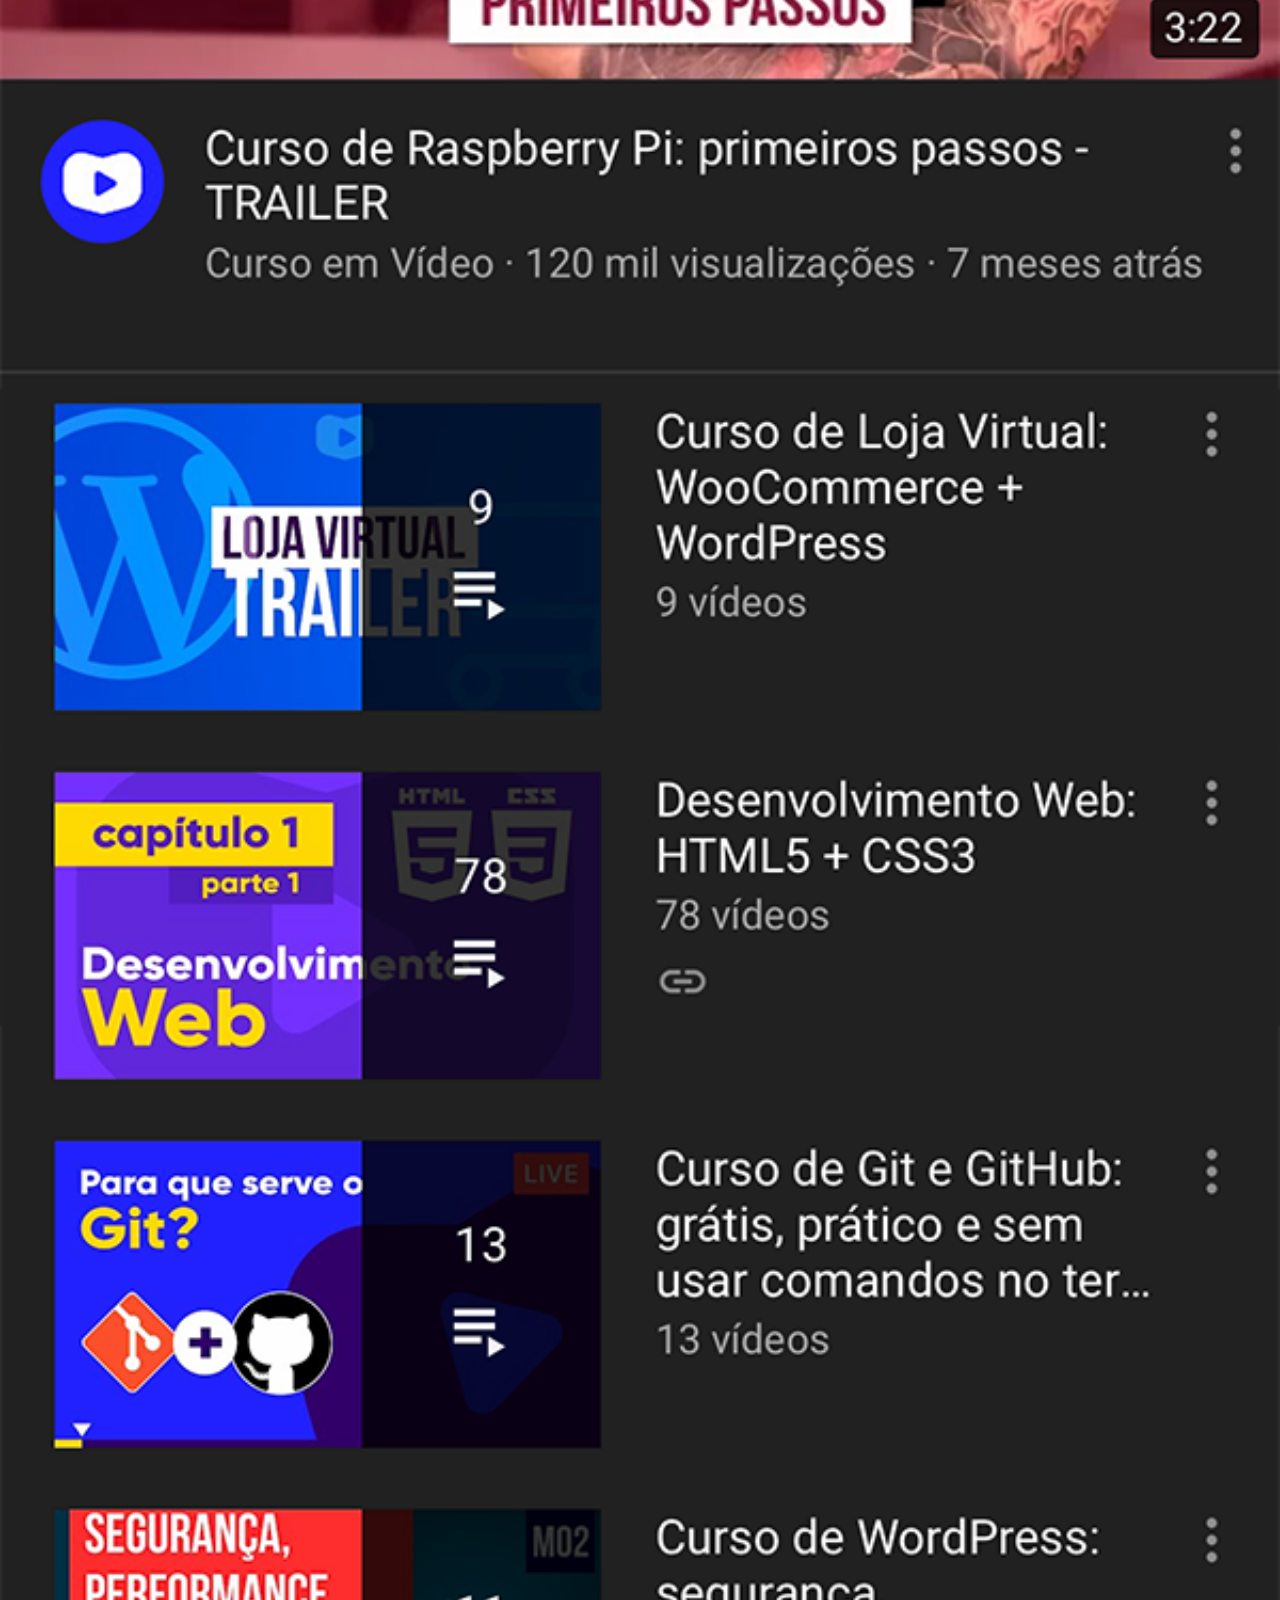
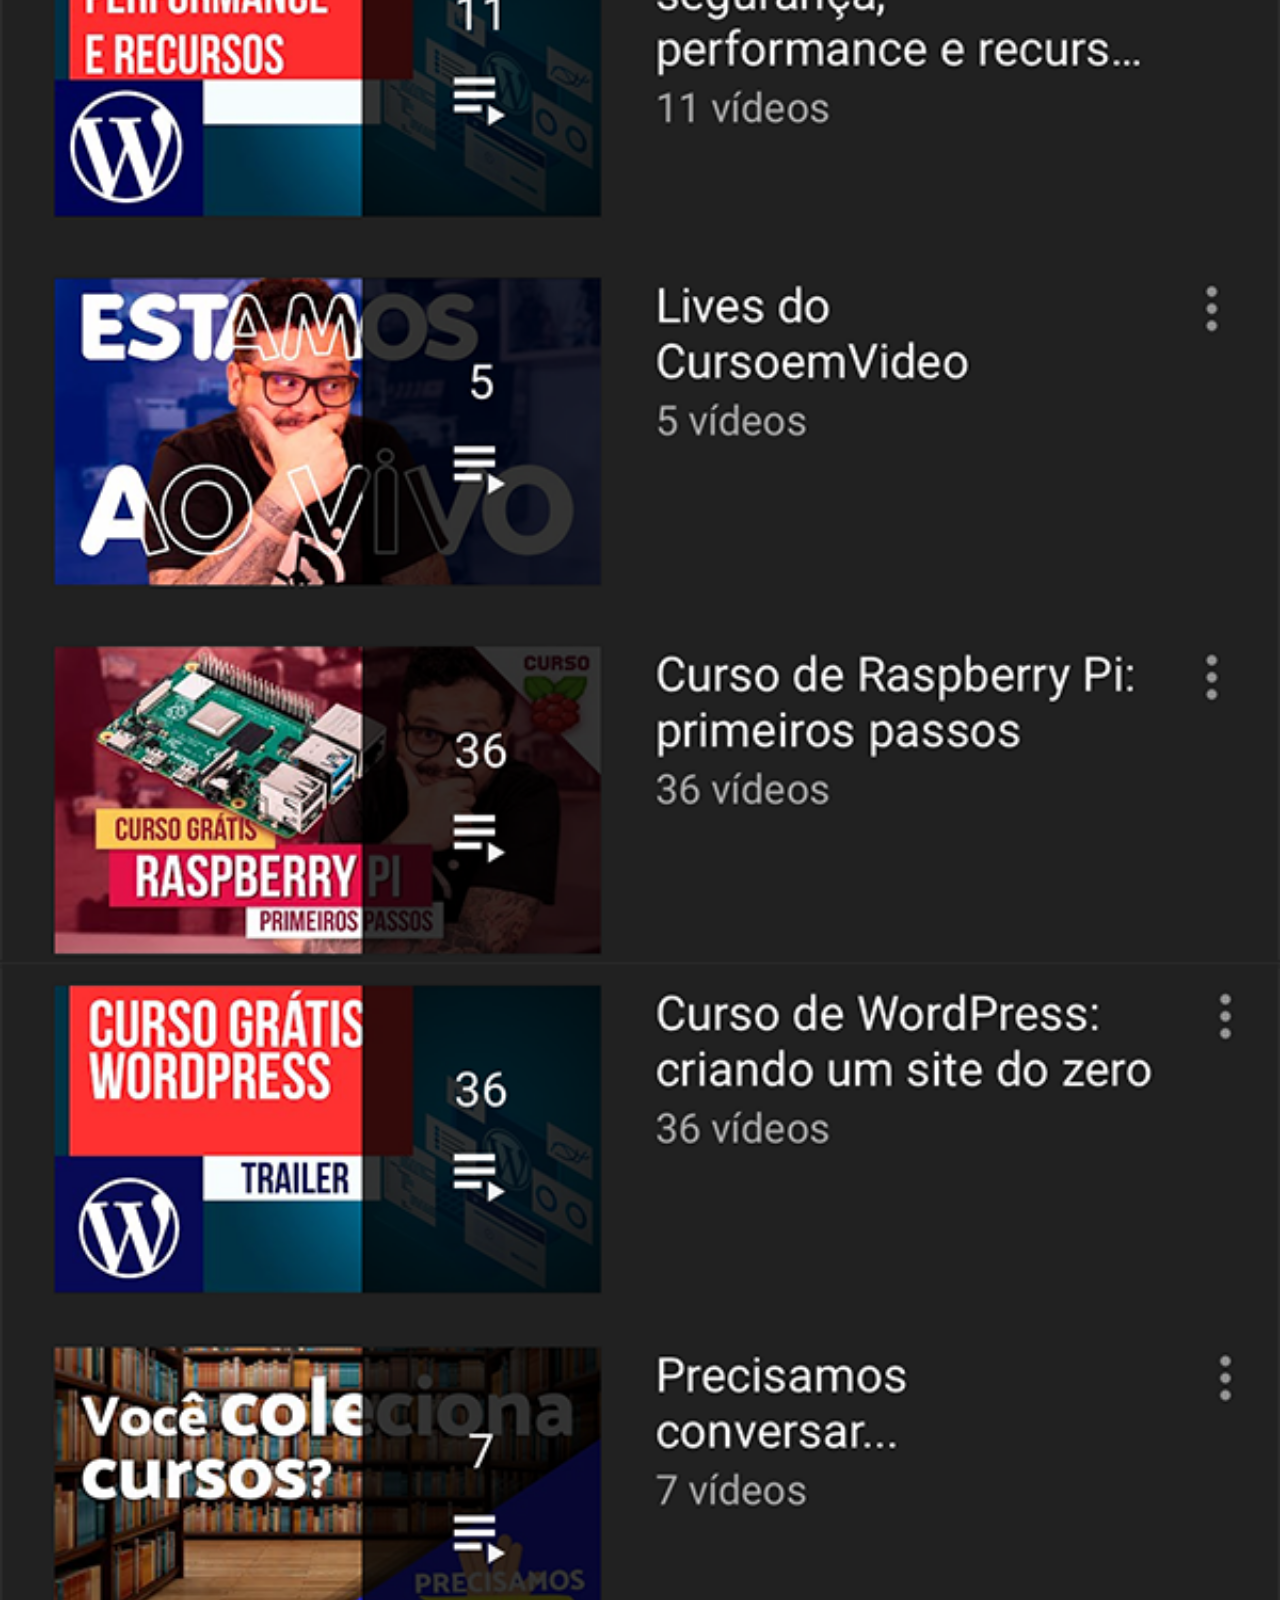
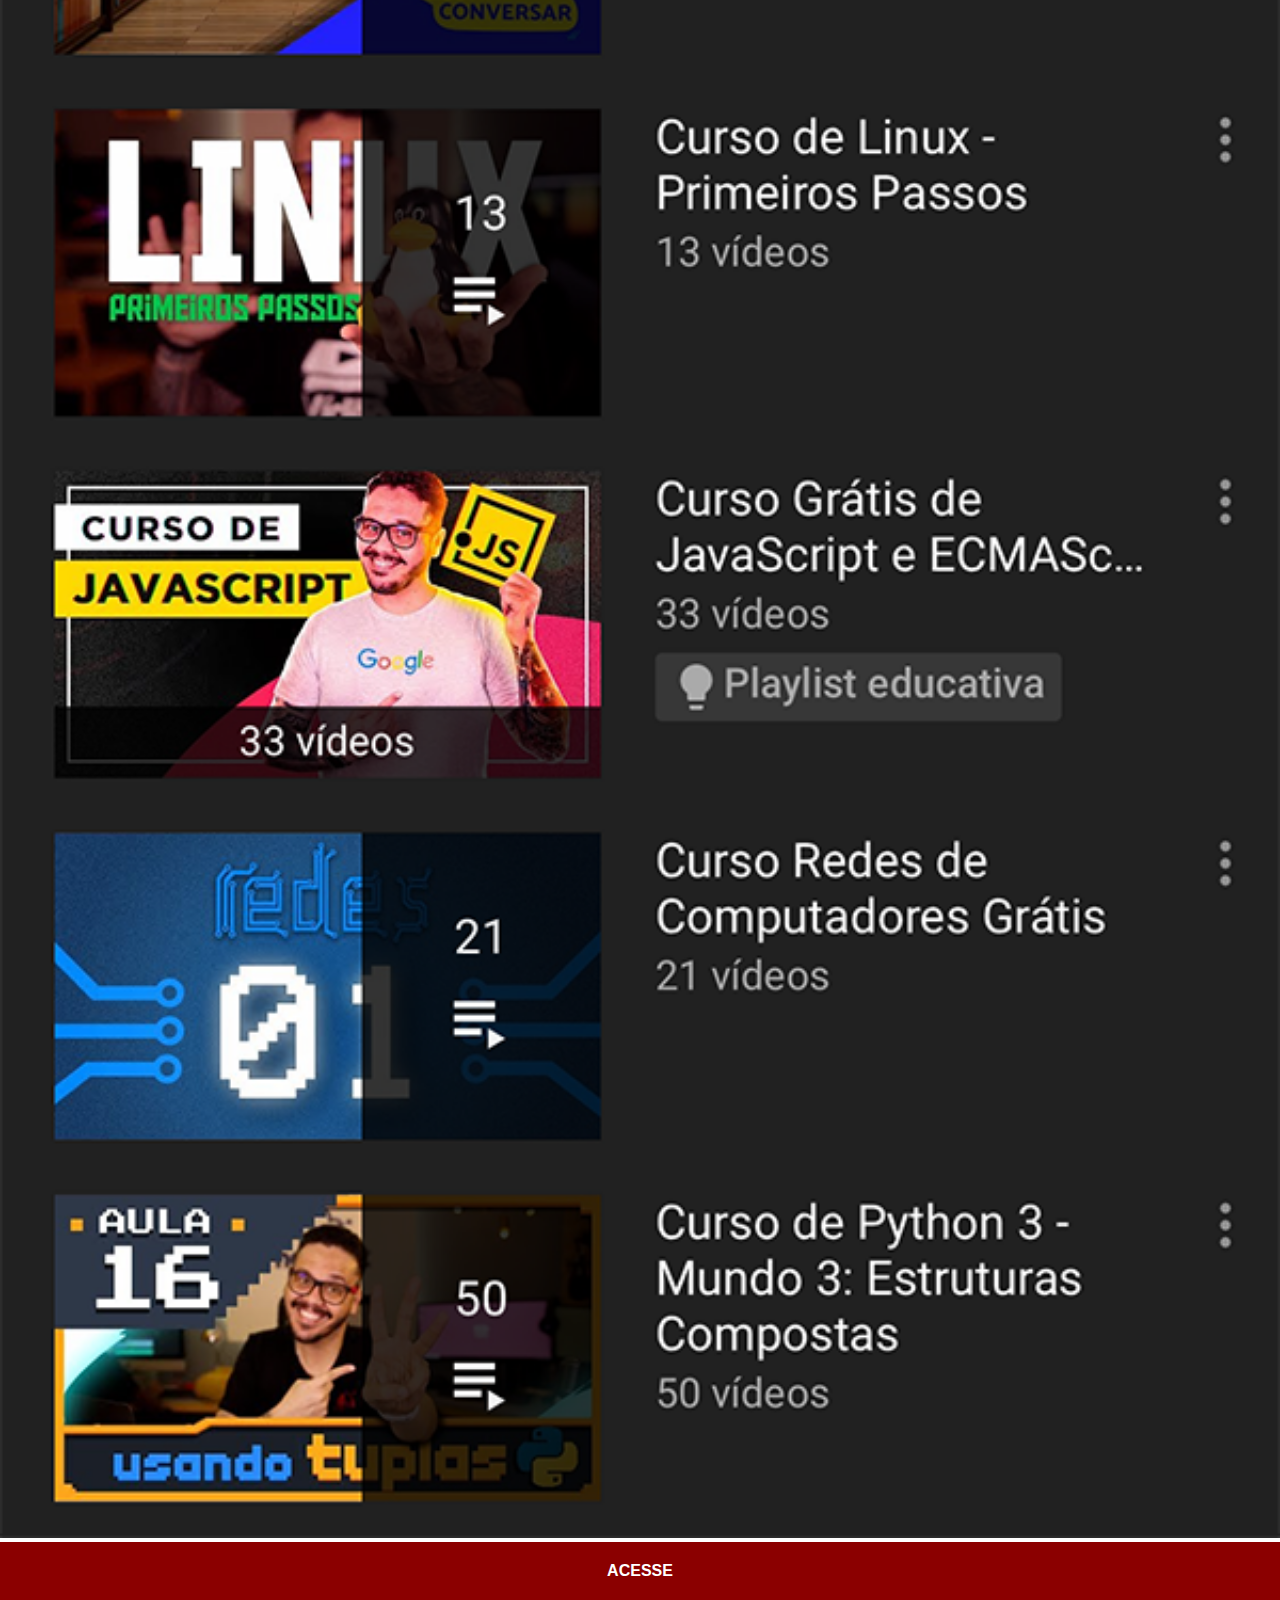
<file: youtube.html>
<!DOCTYPE html>
<html lang="pt-br">
<head>
    <meta charset="UTF-8">
    <meta http-equiv="X-UA-Compatible" content="IE=edge">
    <meta name="viewport" content="width=device-width, initial-scale=1.0">
    <title>Youtube</title>
    <link rel="stylesheet" href="estilos/social.css">
    
</head>
<body>
    <img src="imagens-cap23/tela-youtube.png" alt="Youtube">
    <a href="https://www.youtube.com/@CursoemVideo/playlists" target="_blank">ACESSE</a>
</body>
</html>
</file>
<file: estilos/style.css>
@charset "UTF-8";

*{
    margin:0px;
    padding:0px;
    font-family: Arial, Helvetica, sans-serif;
    
    
}

html,body {
    height: 100vh;
    width: 100vw;
}

main {

    position:relative;
    height:100vh;
    
}

body{
    background: url("../imagens-cap23/fundo-madeira.jpg") no-repeat top center;
    background-size: cover;
    background-attachment: fixed;
}

section#telefone{
    position: absolute;
    top:50%;
    left:50%;
    transform: translate(-50%, -50%);
    height: 627px;
    width: 311px;
    background:  url("../imagens-cap23/frame-iphone.png") no-repeat;
    
}

iframe#tela{
    position: relative;
    top: 80px;
    left:22px;
    width: 267px;
    height: 471px;

}

section#redes-sociais img {
   
    position: relative; 
    width:50px;
    margin:10px;
    border-radius: 50%;
    box-shadow: 2px 2px 5px rgba(0, 0, 0, 0.404);
    box-sizing: border-box;
    
}
section#redes-sociais{
    text-align: right;
    
    
}
section#redes-sociais img:hover{
    border: 2px solid rgba(128, 128, 128, 0.582);
    box-shadow: 5px 5px 10px;
    transition: 0.5s;
}
</file>
<file: estilos/social.css>
@charset "UTF-8";

* {
    margin:0px;
    padding:0px;
    font-family: Arial, Helvetica, sans-serif;
}

::-webkit-scrollbar{
    width: 0px;
    height: 0px;
}

img{
    width:100vw;

}

a {
    display: block;
    background-color: darkred;
    color:white;
    padding: 20px;
    text-align: center;
    font-weight: bolder;
    text-decoration: none;
    
}
a:hover{
    background-color: red;
}

a#telagit{
    display: block;
    background-color: purple;
    color:white;
    padding: 20px;
    text-align: center;
    font-weight: bolder;
    text-decoration: none;
}
a#telagit:hover{
    background-color: blueviolet;
}

a#telainsta{
    display: block;
    background-color: rgb(94, 94, 168);
    padding: 20px;
    text-align: center;
    font-weight: bolder;
    text-decoration: none;
}
a#telainsta:hover{
    background-color: rgb(235, 125, 143);
}

a#telalinkedin{
    display: block;
    background-color: rgb(63, 160, 206);
    padding: 20px;
    text-align: center;
    font-weight: bolder;
    text-decoration: none;
}
a#telalinkedin:hover{
    background-color: rgba(16, 16, 197, 0.87);
}
</file>
